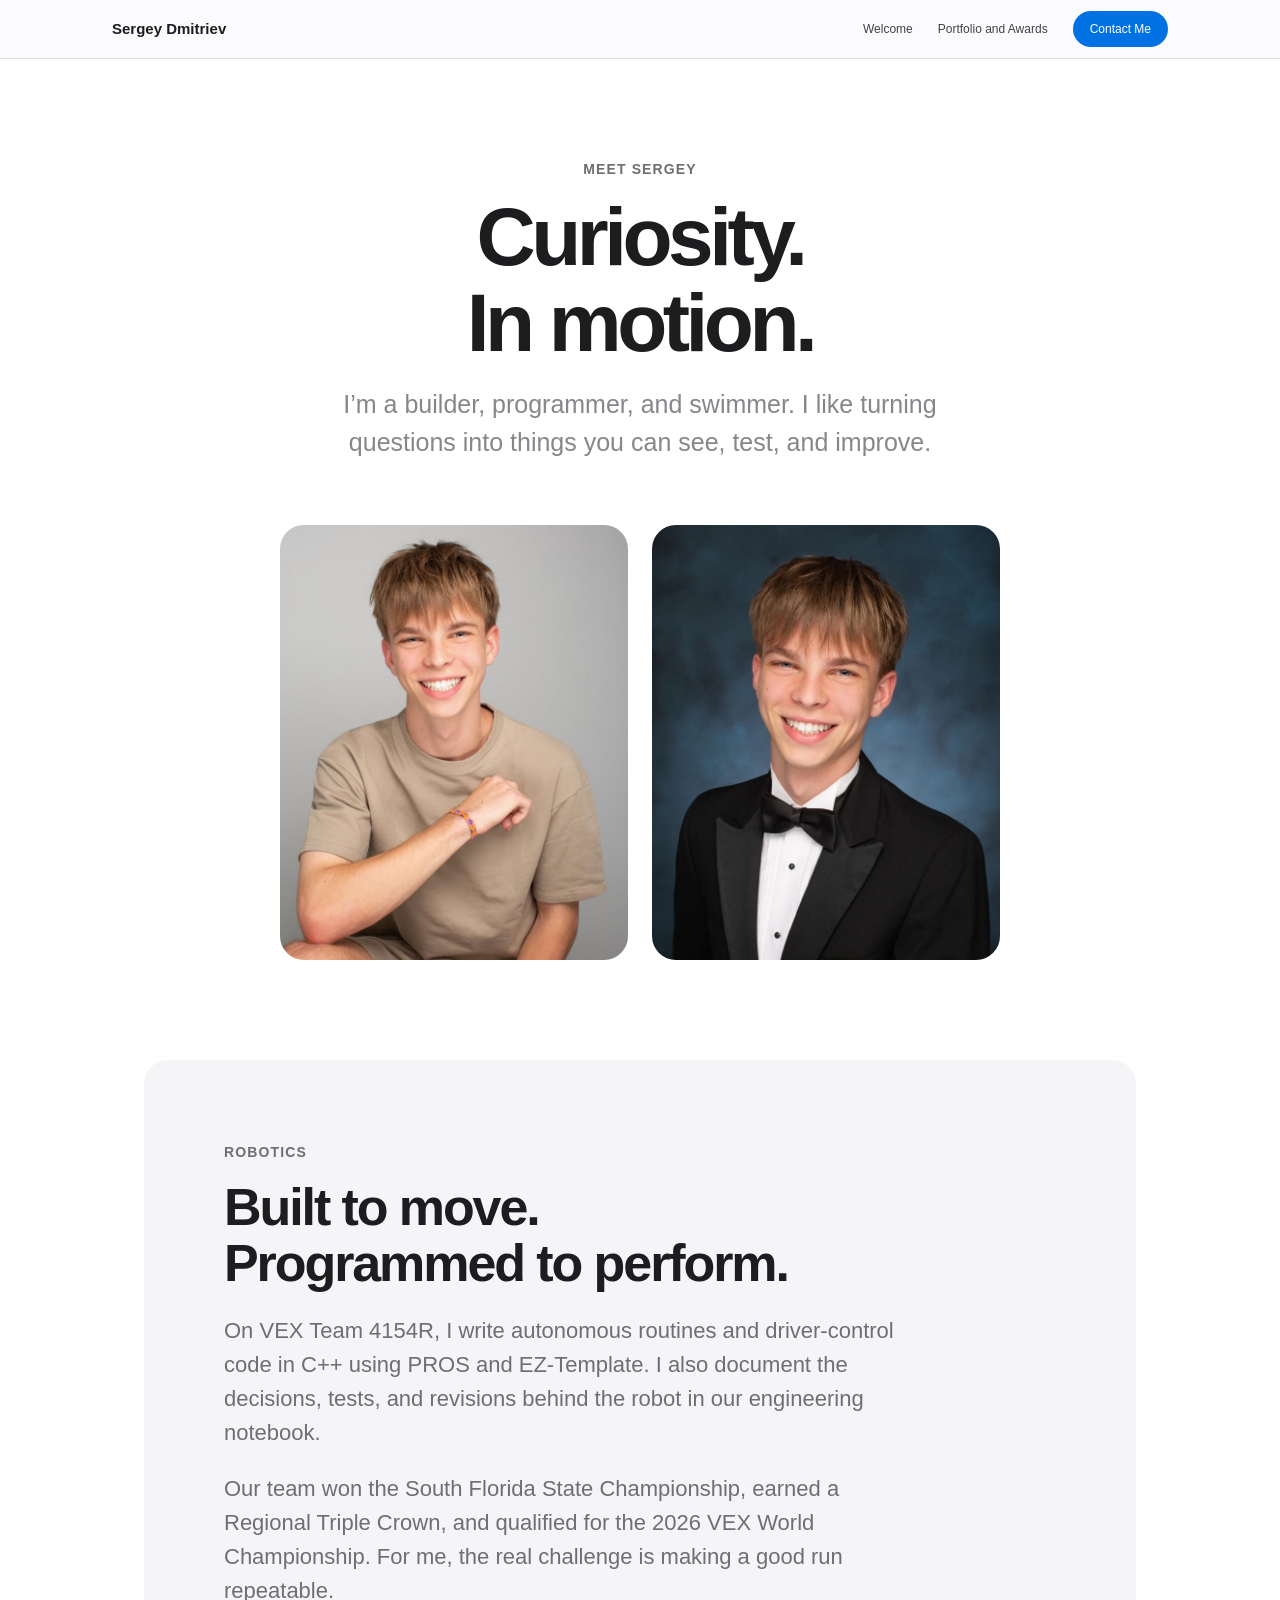
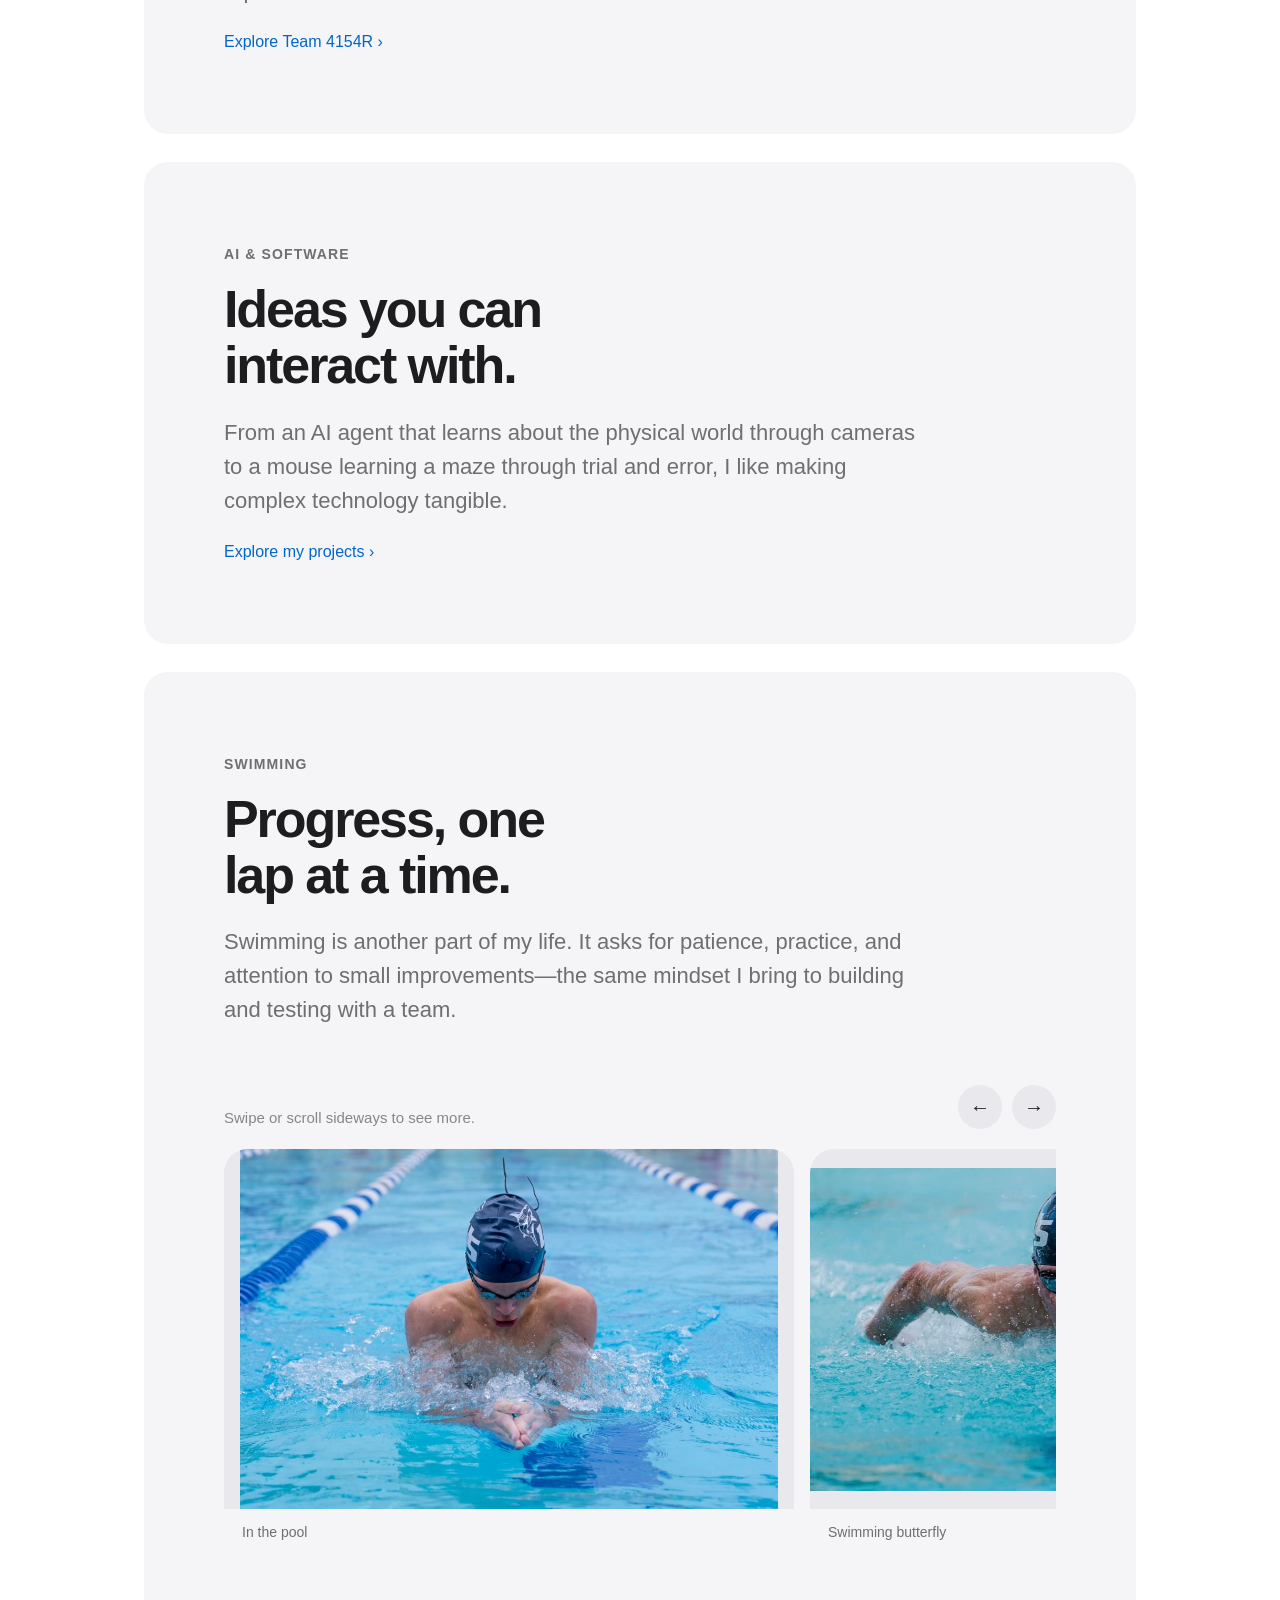
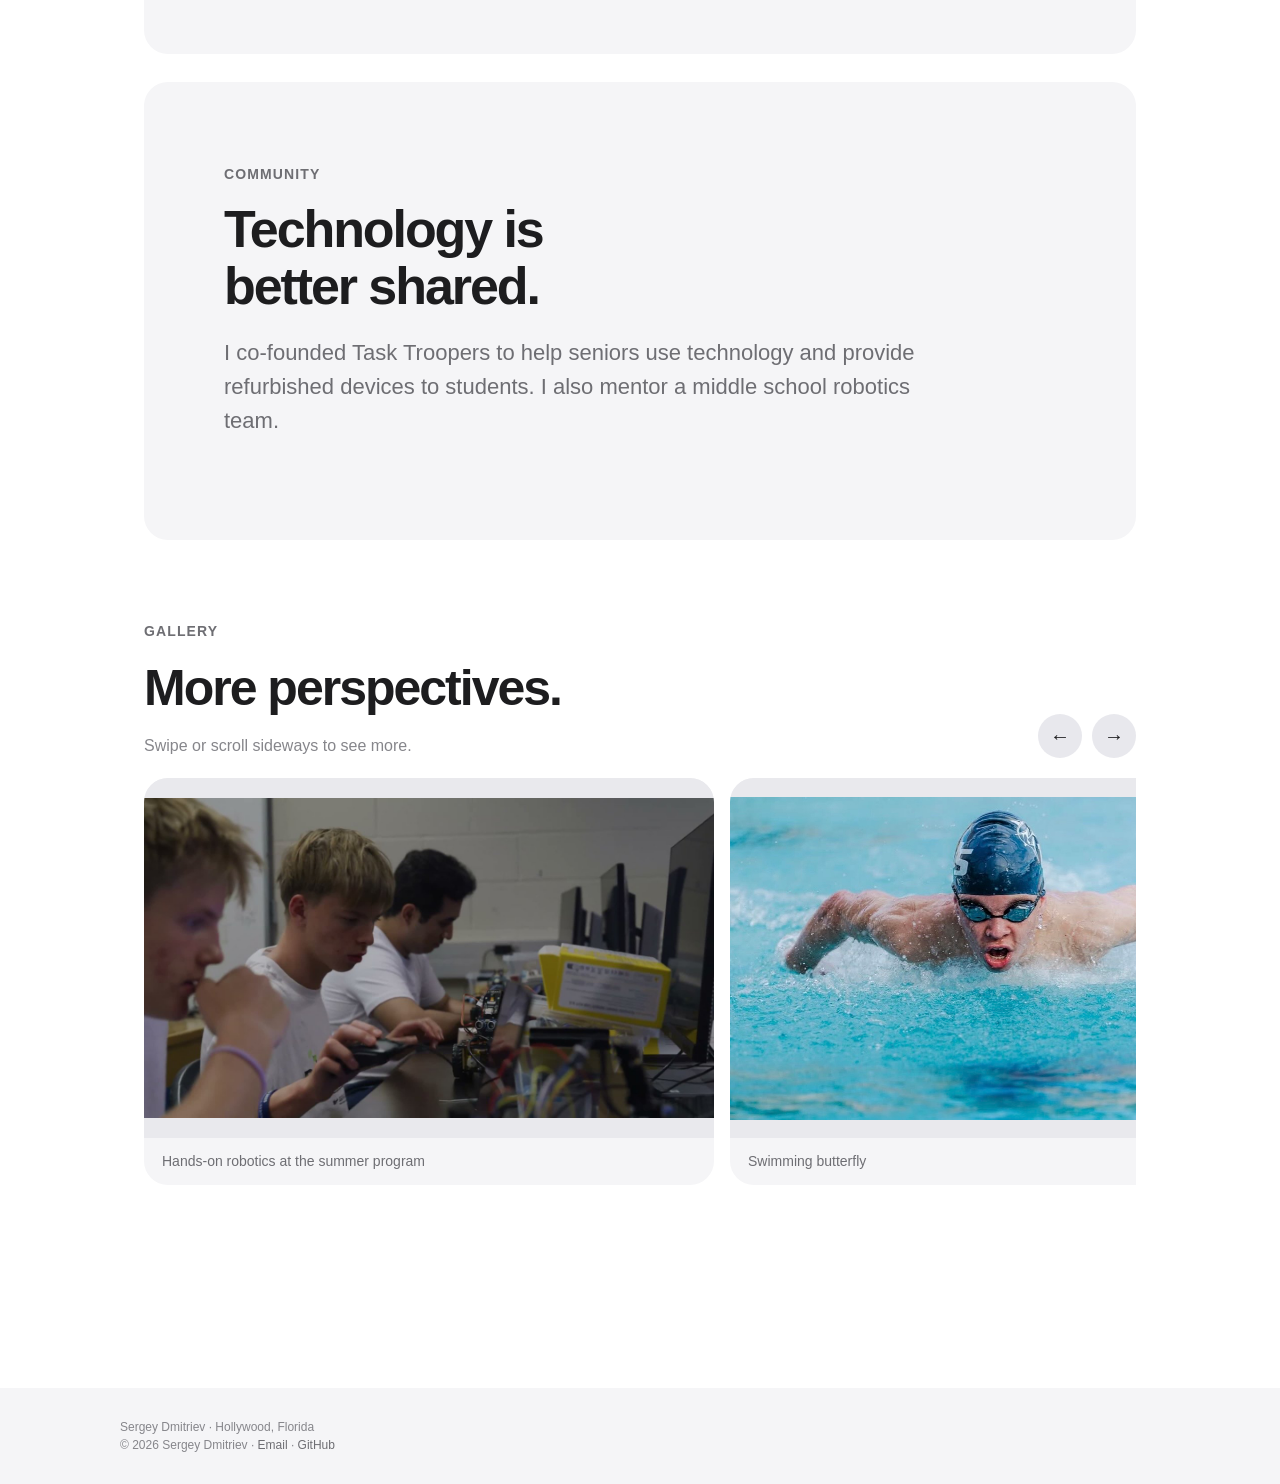
<file: website/about.html>
<!doctype html><html lang="en"><head><meta charset="utf-8"><meta name="viewport" content="width=device-width,initial-scale=1"><meta name="description" content="Sergey Dmitriev: robotics, AI, and projects built for the real world."><title>About — Sergey Dmitriev</title><link rel="stylesheet" href="style.css?v=20261028d"><script src="site.js" defer></script></head><body><header><nav aria-label="Main navigation"><a class="logo" href="index.html">Sergey Dmitriev</a><a href="index.html">Welcome</a><a href="portfolio.html">Portfolio and Awards</a><a class="pill" href="contact.html">Contact Me</a></nav></header><main><section class="hero about-hero"><div class="eyebrow">Meet Sergey</div><h1>Curiosity.<br>In motion.</h1><p>I’m a builder, programmer, and swimmer. I like turning questions into things you can see, test, and improve.</p><div class="about-portraits" aria-label="Portraits of Sergey Dmitriev"><figure><img src="images/portrait-casual.jpg" alt="Sergey Dmitriev in a casual portrait"></figure><figure><img src="images/portrait-formal.jpg" alt="Sergey Dmitriev in a formal portrait"></figure></div></section><div class="product-content about-story"><section class="feature reveal"><span class="eyebrow">Robotics</span><h2>Built to move.<br>Programmed to perform.</h2><p>On VEX Team 4154R, I write autonomous routines and driver-control code in C++ using PROS and EZ-Template. I also document the decisions, tests, and revisions behind the robot in our engineering notebook.</p><p>Our team won the South Florida State Championship, earned a Regional Triple Crown, and qualified for the 2026 VEX World Championship. For me, the real challenge is making a good run repeatable.</p><a href="team-4154r.html">Explore Team 4154R ›</a></section><section class="feature reveal"><span class="eyebrow">AI &amp; software</span><h2>Ideas you can<br>interact with.</h2><p>From an AI agent that learns about the physical world through cameras to a mouse learning a maze through trial and error, I like making complex technology tangible.</p><a href="portfolio.html">Explore my projects ›</a></section><section class="feature reveal"><span class="eyebrow">Swimming</span><h2>Progress, one<br>lap at a time.</h2><p>Swimming is another part of my life. It asks for patience, practice, and attention to small improvements—the same mindset I bring to building and testing with a team.</p><div class="gallery-section swim-gallery"><div class="gallery-heading"><div><p>Swipe or scroll sideways to see more.</p></div><div class="gallery-controls"><button type="button" data-scroll="-1" aria-label="Previous swimming photo">←</button><button type="button" data-scroll="1" aria-label="Next swimming photo">→</button></div></div><div class="gallery" tabindex="0" aria-label="Swimming photo gallery"><figure><img src="images/swim-breaststroke.jpg" alt="Sergey swimming breaststroke" loading="lazy"><figcaption>In the pool</figcaption></figure><figure><img src="images/swim-butterfly.jpg" alt="Sergey swimming butterfly" loading="lazy"><figcaption>Swimming butterfly</figcaption></figure><figure><img src="images/swim-freestyle.jpg" alt="Sergey swimming freestyle" loading="lazy"><figcaption>Training in the pool</figcaption></figure></div></div></section><section class="feature reveal"><span class="eyebrow">Community</span><h2>Technology is<br>better shared.</h2><p>I co-founded Task Troopers to help seniors use technology and provide refurbished devices to students. I also mentor a middle school robotics team.</p></section><section class="gallery-section reveal"><div class="gallery-heading"><div><span class="eyebrow">Gallery</span><h2>More perspectives.</h2><p>Swipe or scroll sideways to see more.</p></div><div class="gallery-controls"><button type="button" data-scroll="-1" aria-label="Previous photos">←</button><button type="button" data-scroll="1" aria-label="Next photos">→</button></div></div><div class="gallery" tabindex="0" aria-label="More about Sergey"><figure><img src="images/robotics-camp-poster.jpg" alt="Sergey working with robotics equipment at the summer program" loading="lazy"><figcaption>Hands-on robotics at the summer program</figcaption></figure><figure><img src="images/swim-butterfly.jpg" alt="Sergey swimming butterfly" loading="lazy"><figcaption>Swimming butterfly</figcaption></figure><figure><img src="images/robotics-work.jpg" alt="Sergey working on a VEX robot with a teammate" loading="lazy"><figcaption>Working on the robot with a teammate</figcaption></figure><figure><img src="images/hackathon-02.jpg" alt="Sergey and teammates working during the AI hackathon" loading="lazy"><figcaption>Building with the team at the AI hackathon</figcaption></figure><figure><img src="images/swim-freestyle.jpg" alt="Sergey swimming freestyle" loading="lazy"><figcaption>Training in the pool</figcaption></figure></div></section></div></main><footer><div>Sergey Dmitriev · Hollywood, Florida<br>© 2026 Sergey Dmitriev · <a href="mailto:sd2009main@gmail.com">Email</a> · <a href="https://github.com/serjdmitri">GitHub</a></div></footer></body></html>
</file>
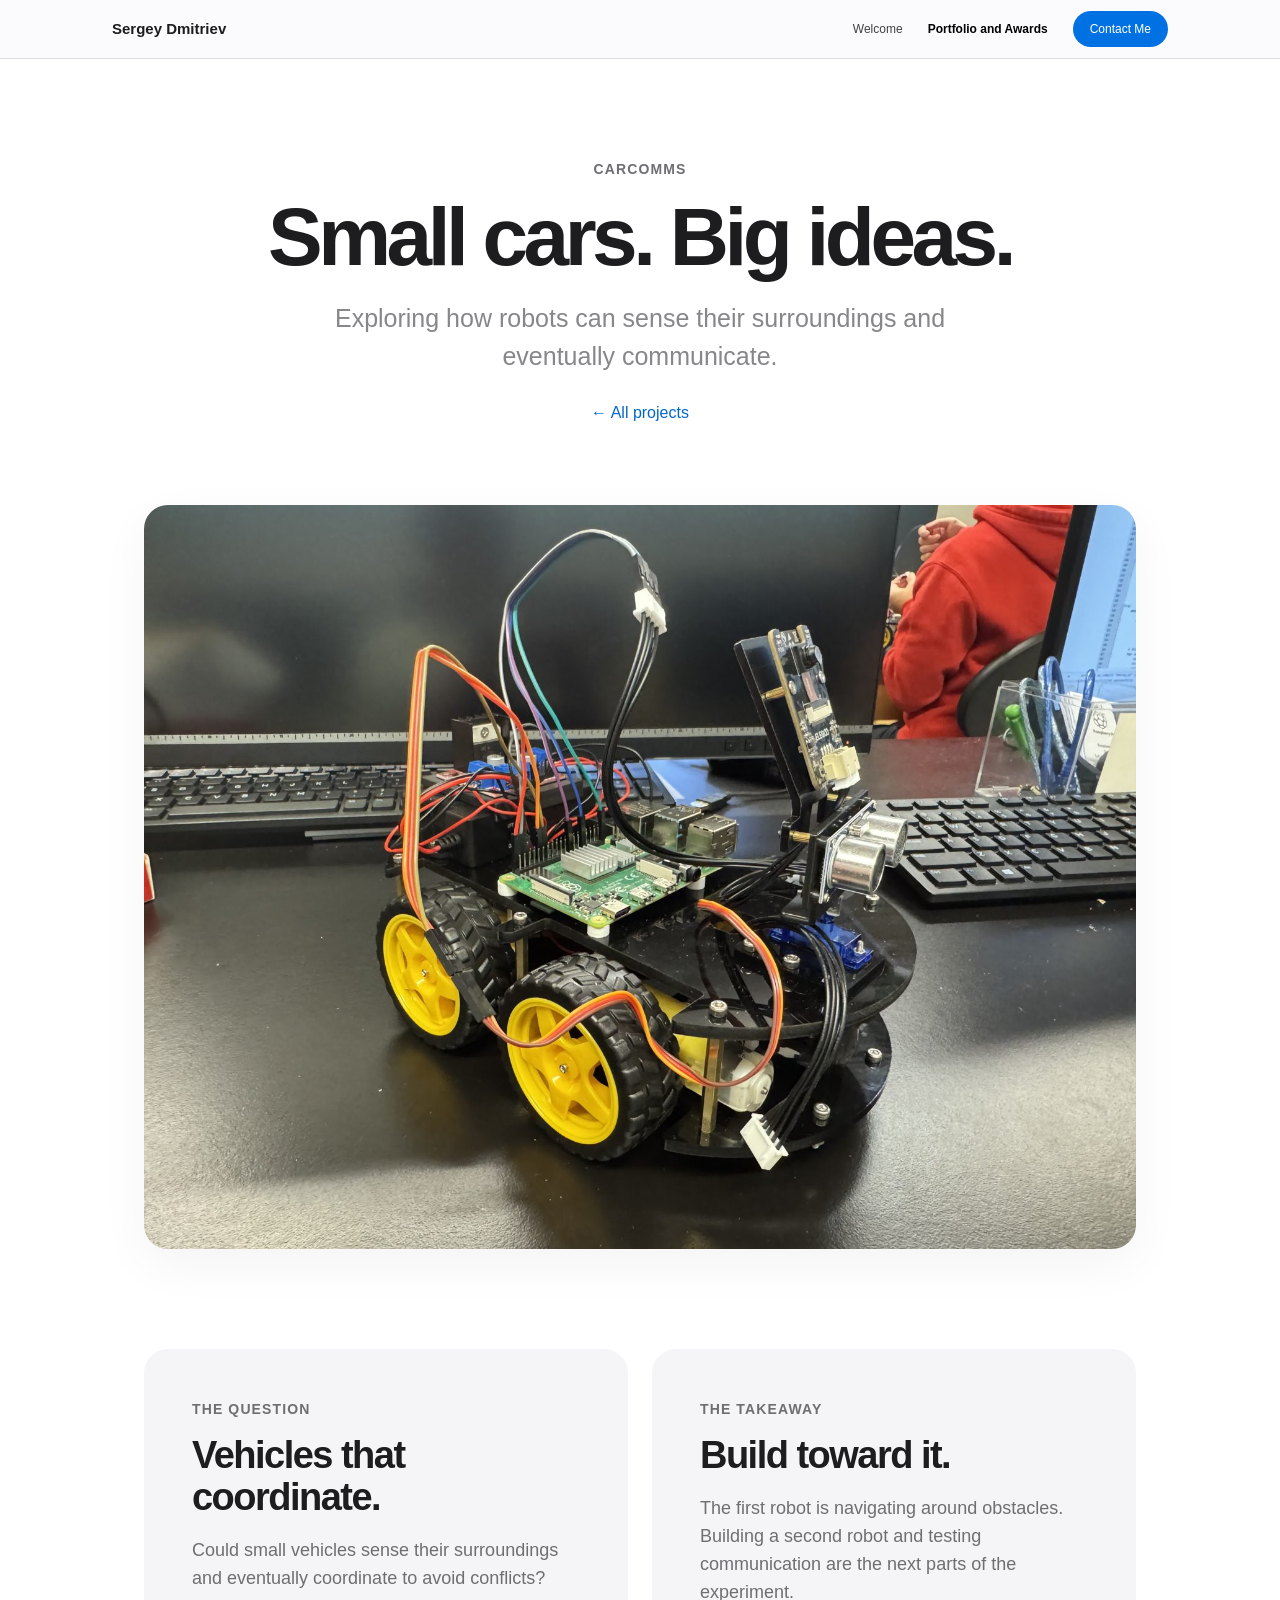
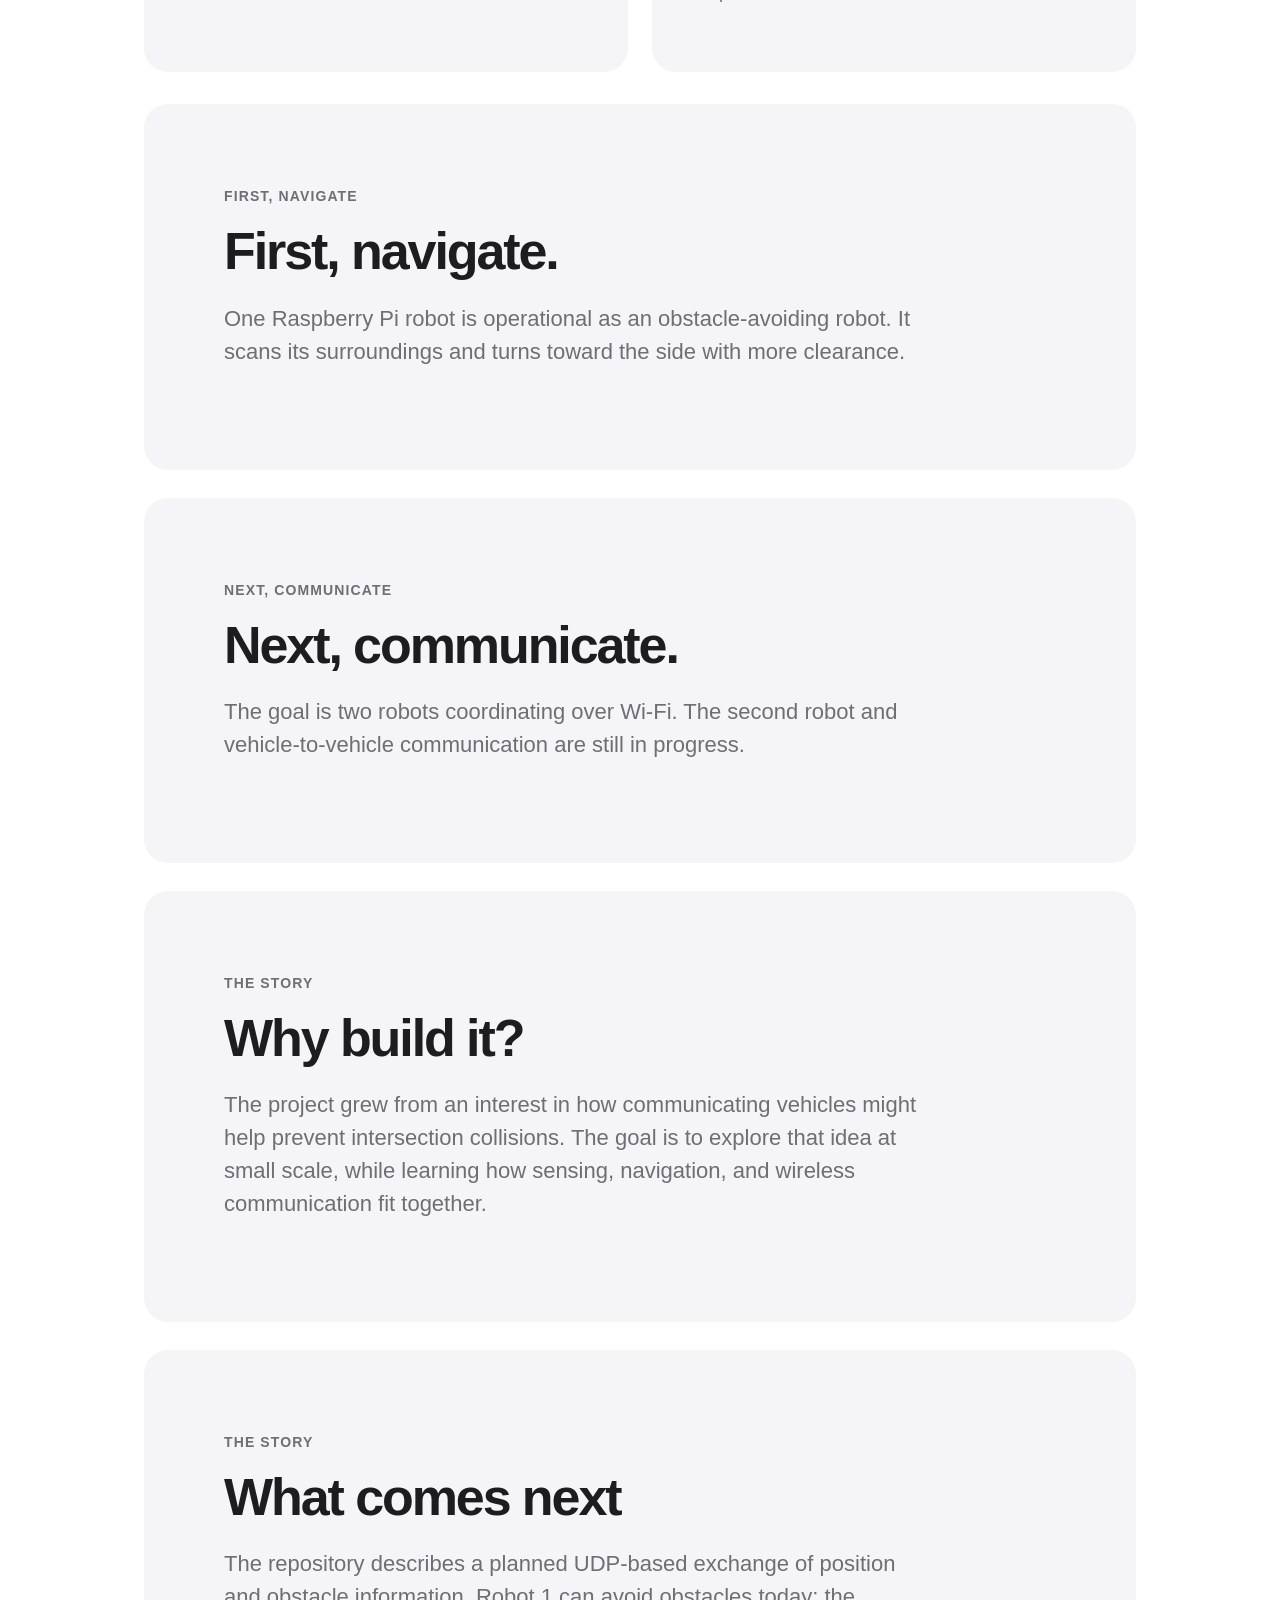
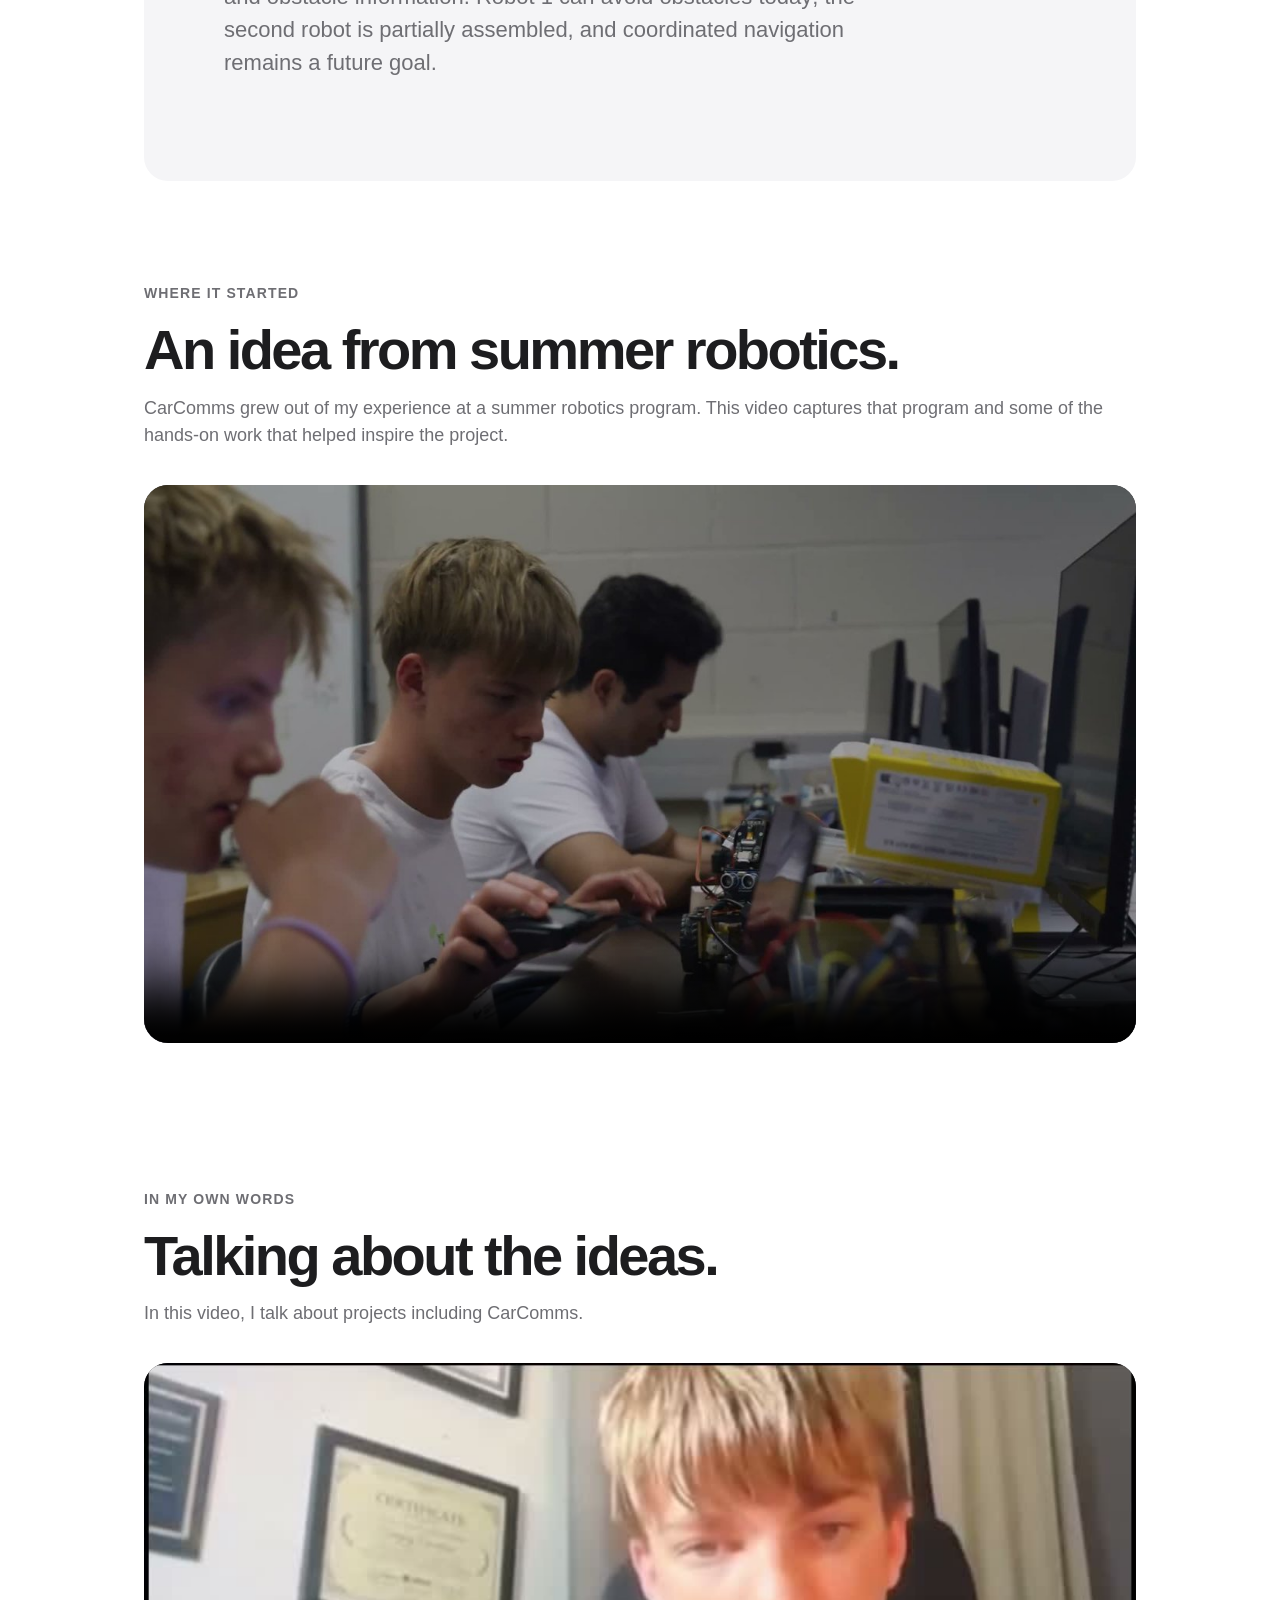
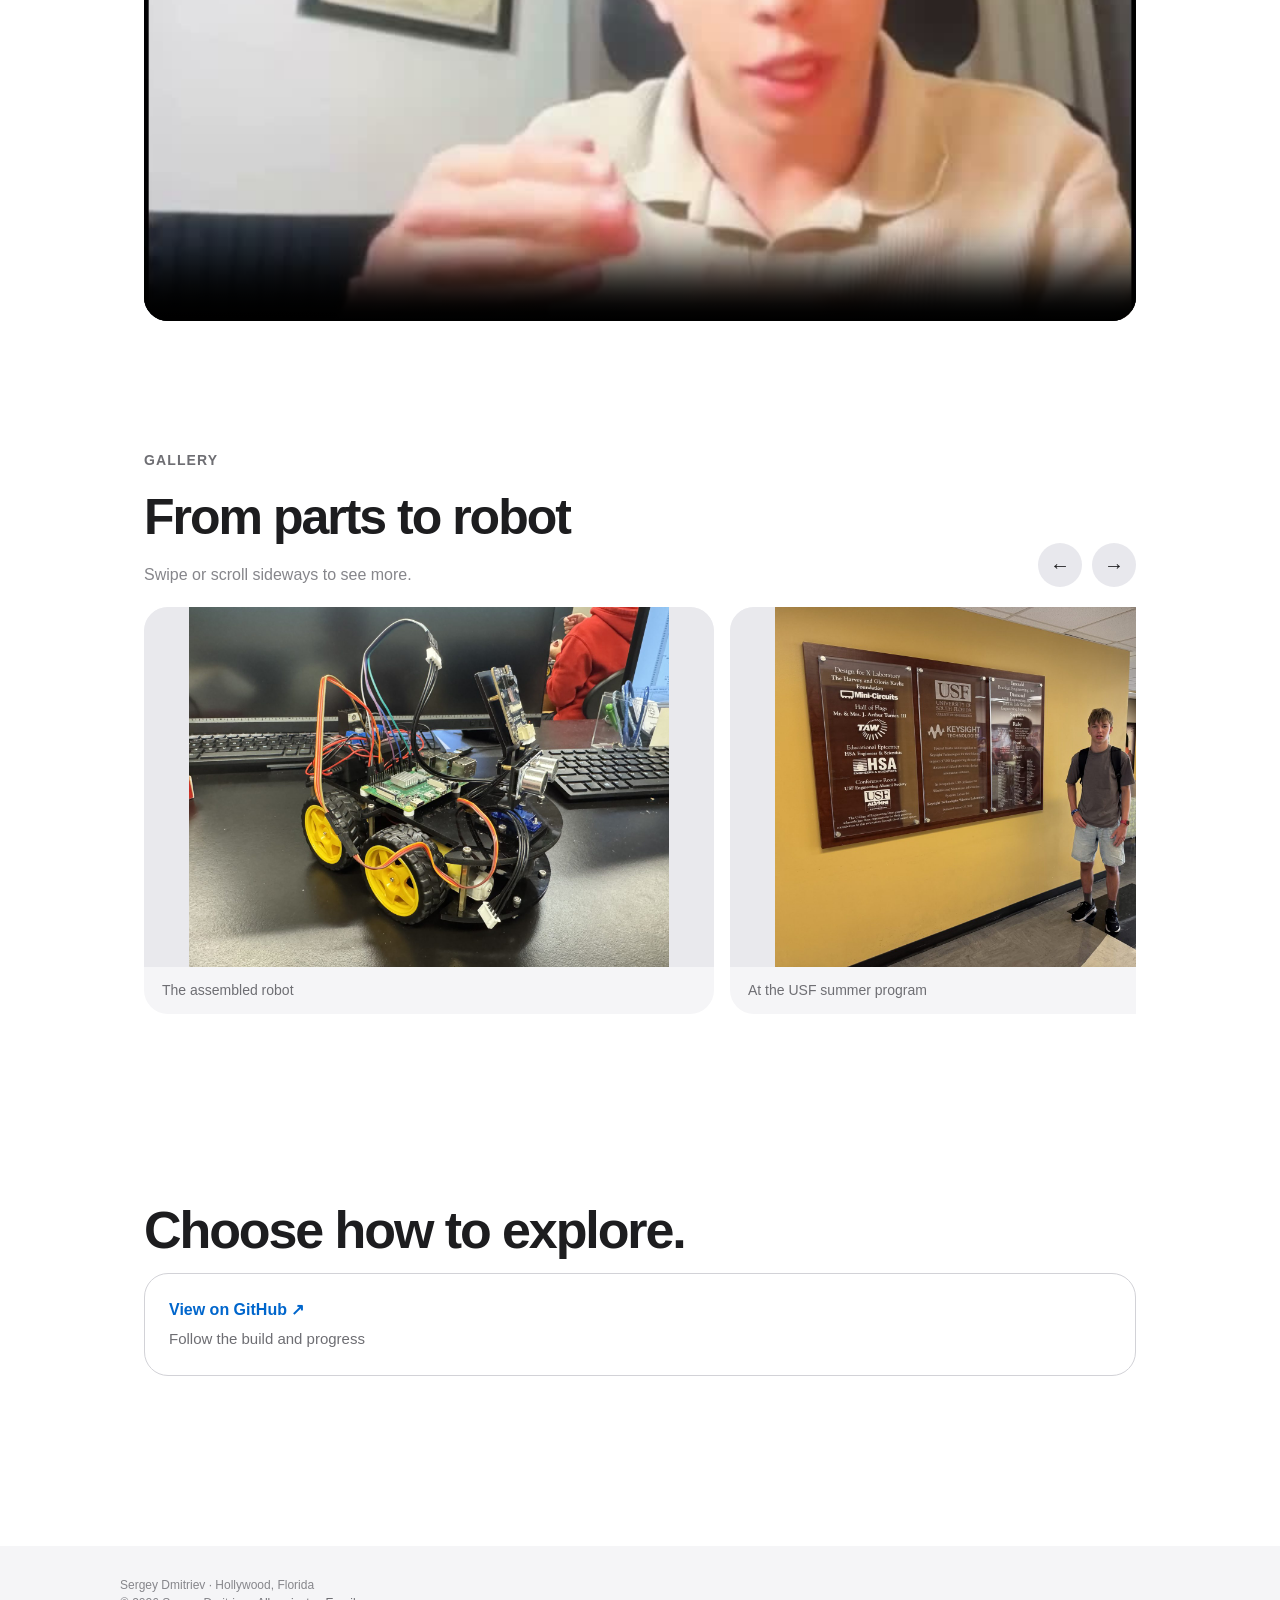
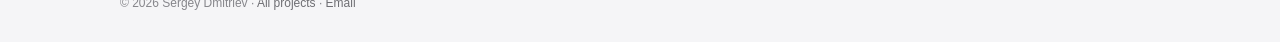
<file: website/carcomms.html>
<!doctype html><html lang="en"><head><meta charset="utf-8"><meta name="viewport" content="width=device-width,initial-scale=1"><title>CarComms — Sergey Dmitriev</title><link rel="stylesheet" href="style.css?v=20261028d"><script src="site.js" defer></script></head><body><header><nav aria-label="Main navigation"><a class="logo" href="index.html">Sergey Dmitriev</a><a href="index.html">Welcome</a><a href="portfolio.html" aria-current="page">Portfolio and Awards</a><a class="pill" href="contact.html">Contact Me</a></nav></header><main><section class="hero product-hero"><div class="eyebrow">CarComms</div><h1>Small cars. Big ideas.</h1><p>Exploring how robots can sense their surroundings and eventually communicate.</p><a href="portfolio.html">← All projects</a></section><div class="product-content"><figure class="product-image reveal"><img src="images/carcomms.jpg" alt="CarComms project" loading="eager"></figure><section class="story-pair reveal"><div><span class="eyebrow">The question</span><h2>Vehicles that coordinate.</h2><p>Could small vehicles sense their surroundings and eventually coordinate to avoid conflicts?</p></div><div><span class="eyebrow">The takeaway</span><h2>Build toward it.</h2><p>The first robot is navigating around obstacles. Building a second robot and testing communication are the next parts of the experiment.</p></div></section><section class="feature reveal"><span class="eyebrow">First, navigate</span><h2>First, navigate.</h2><p>One Raspberry Pi robot is operational as an obstacle-avoiding robot. It scans its surroundings and turns toward the side with more clearance.</p></section><section class="feature reveal"><span class="eyebrow">Next, communicate</span><h2>Next, communicate.</h2><p>The goal is two robots coordinating over Wi-Fi. The second robot and vehicle-to-vehicle communication are still in progress.</p></section><section class="feature reveal"><span class="eyebrow">The story</span><h2>Why build it?</h2><p>The project grew from an interest in how communicating vehicles might help prevent intersection collisions. The goal is to explore that idea at small scale, while learning how sensing, navigation, and wireless communication fit together.</p></section><section class="feature reveal"><span class="eyebrow">The story</span><h2>What comes next</h2><p>The repository describes a planned UDP-based exchange of position and obstacle information. Robot 1 can avoid obstacles today; the second robot is partially assembled, and coordinated navigation remains a future goal.</p></section><section class="talk-project reveal"><span class="eyebrow">Where it started</span><h2>An idea from summer robotics.</h2><p>CarComms grew out of my experience at a summer robotics program. This video captures that program and some of the hands-on work that helped inspire the project.</p><div class="video-frame"><video controls playsinline preload="none" poster="images/robotics-camp-poster.jpg" aria-label="Robotics summer program video"><source src="videos/robotics-summer-program.mp4" type="video/mp4">Your browser does not support video playback.</video></div></section><section class="talk-project reveal"><span class="eyebrow">In my own words</span><h2>Talking about the ideas.</h2><p>In this video, I talk about projects including CarComms.</p><div class="video-frame"><video controls playsinline preload="none" poster="images/project-talk-poster.jpg" aria-label="Sergey talks about his projects"><source src="videos/sergey-project-talk.mp4" type="video/mp4">Your browser does not support video playback.</video></div></section><section class="gallery-section reveal"><div class="gallery-heading"><div><span class="eyebrow">Gallery</span><h2>From parts to robot</h2><p>Swipe or scroll sideways to see more.</p></div><div class="gallery-controls"><button type="button" data-scroll="-1" aria-label="Previous photos">←</button><button type="button" data-scroll="1" aria-label="Next photos">→</button></div></div><div class="gallery" tabindex="0" aria-label="From parts to robot photo gallery"><figure><img src="images/photo-8986.jpg" alt="The assembled robot" loading="lazy"><figcaption>The assembled robot</figcaption></figure><figure><img src="images/photo-8856.jpg" alt="At the USF summer program" loading="lazy"><figcaption>At the USF summer program</figcaption></figure><figure><img src="images/photo-8988.jpg" alt="A closer look at the electronics" loading="lazy"><figcaption>A closer look at the electronics</figcaption></figure><figure><img src="images/photo-8945.jpg" alt="Writing and testing code" loading="lazy"><figcaption>Writing and testing code</figcaption></figure><figure><img src="images/photo-8987.jpg" alt="Another view of the robot" loading="lazy"><figcaption>Another view of the robot</figcaption></figure><figure><img src="images/photo-8962.jpg" alt="Starting with chassis components" loading="lazy"><figcaption>Starting with chassis components</figcaption></figure><figure><img src="images/photo-8922.jpg" alt="Raspberry Pi hardware" loading="lazy"><figcaption>Raspberry Pi hardware</figcaption></figure></div></section><section class="choices reveal"><h2>Choose how to explore.</h2><div class="option-grid"><a class="option" href="https://github.com/serjdmitri/CarComms" target="_blank" rel="noopener"><strong>View on GitHub ↗</strong><span>Follow the build and progress</span></a></div></section></div></main><footer><div>Sergey Dmitriev · Hollywood, Florida<br>© 2026 Sergey Dmitriev · <a href="portfolio.html">All projects</a> · <a href="mailto:sd2009main@gmail.com">Email</a></div></footer></body></html>
</file>
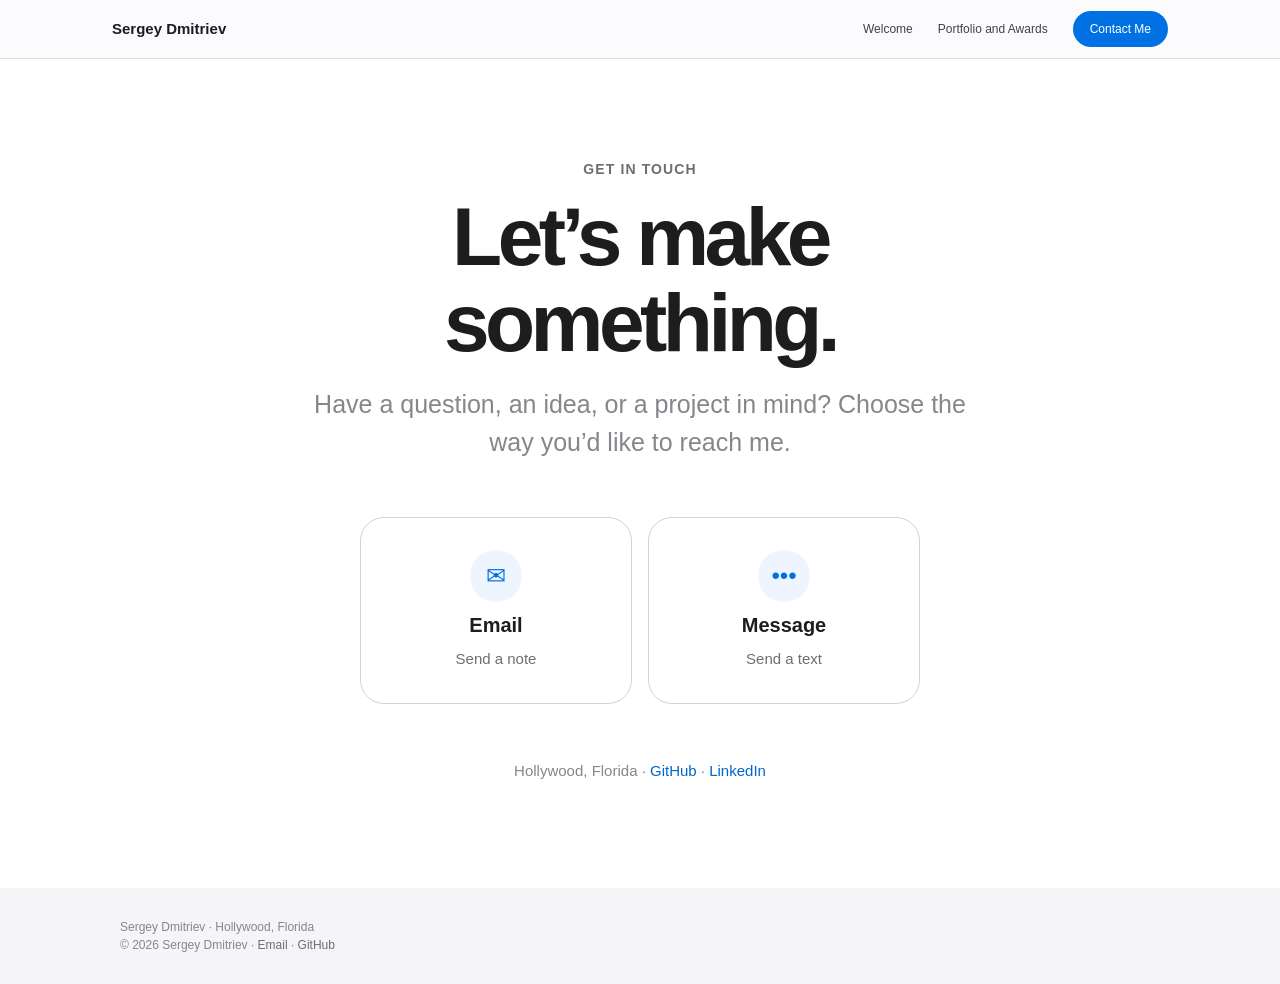
<file: website/contact.html>
<!doctype html><html lang="en"><head><meta charset="utf-8"><meta name="viewport" content="width=device-width,initial-scale=1"><meta name="description" content="Sergey Dmitriev: robotics, AI, and projects built for the real world."><title>Contact — Sergey Dmitriev</title><link rel="stylesheet" href="style.css?v=20261028d"><script src="site.js" defer></script></head><body><header><nav aria-label="Main navigation"><a class="logo" href="index.html">Sergey Dmitriev</a><a href="index.html">Welcome</a><a href="portfolio.html">Portfolio and Awards</a><a class="pill" href="contact.html">Contact Me</a></nav></header><main><section class="hero contact"><div class="eyebrow">Get in touch</div><h1>Let’s make<br>something.</h1><p>Have a question, an idea, or a project in mind? Choose the way you’d like to reach me.</p><div class="contact-options"><a class="contact-option" href="mailto:sd2009main@gmail.com"><span class="contact-icon" aria-hidden="true">✉</span><strong>Email</strong><span>Send a note</span></a><a class="contact-option" href="sms:+13056761343"><span class="contact-icon" aria-hidden="true">•••</span><strong>Message</strong><span>Send a text</span></a></div><p class="contact-meta">Hollywood, Florida · <a href="https://github.com/serjdmitri">GitHub</a> · <a href="https://www.linkedin.com/in/sergey-dmitriev-a94a30357">LinkedIn</a></p></section></main><footer><div>Sergey Dmitriev · Hollywood, Florida<br>© 2026 Sergey Dmitriev · <a href="mailto:sd2009main@gmail.com">Email</a> · <a href="https://github.com/serjdmitri">GitHub</a></div></footer></body></html>
</file>
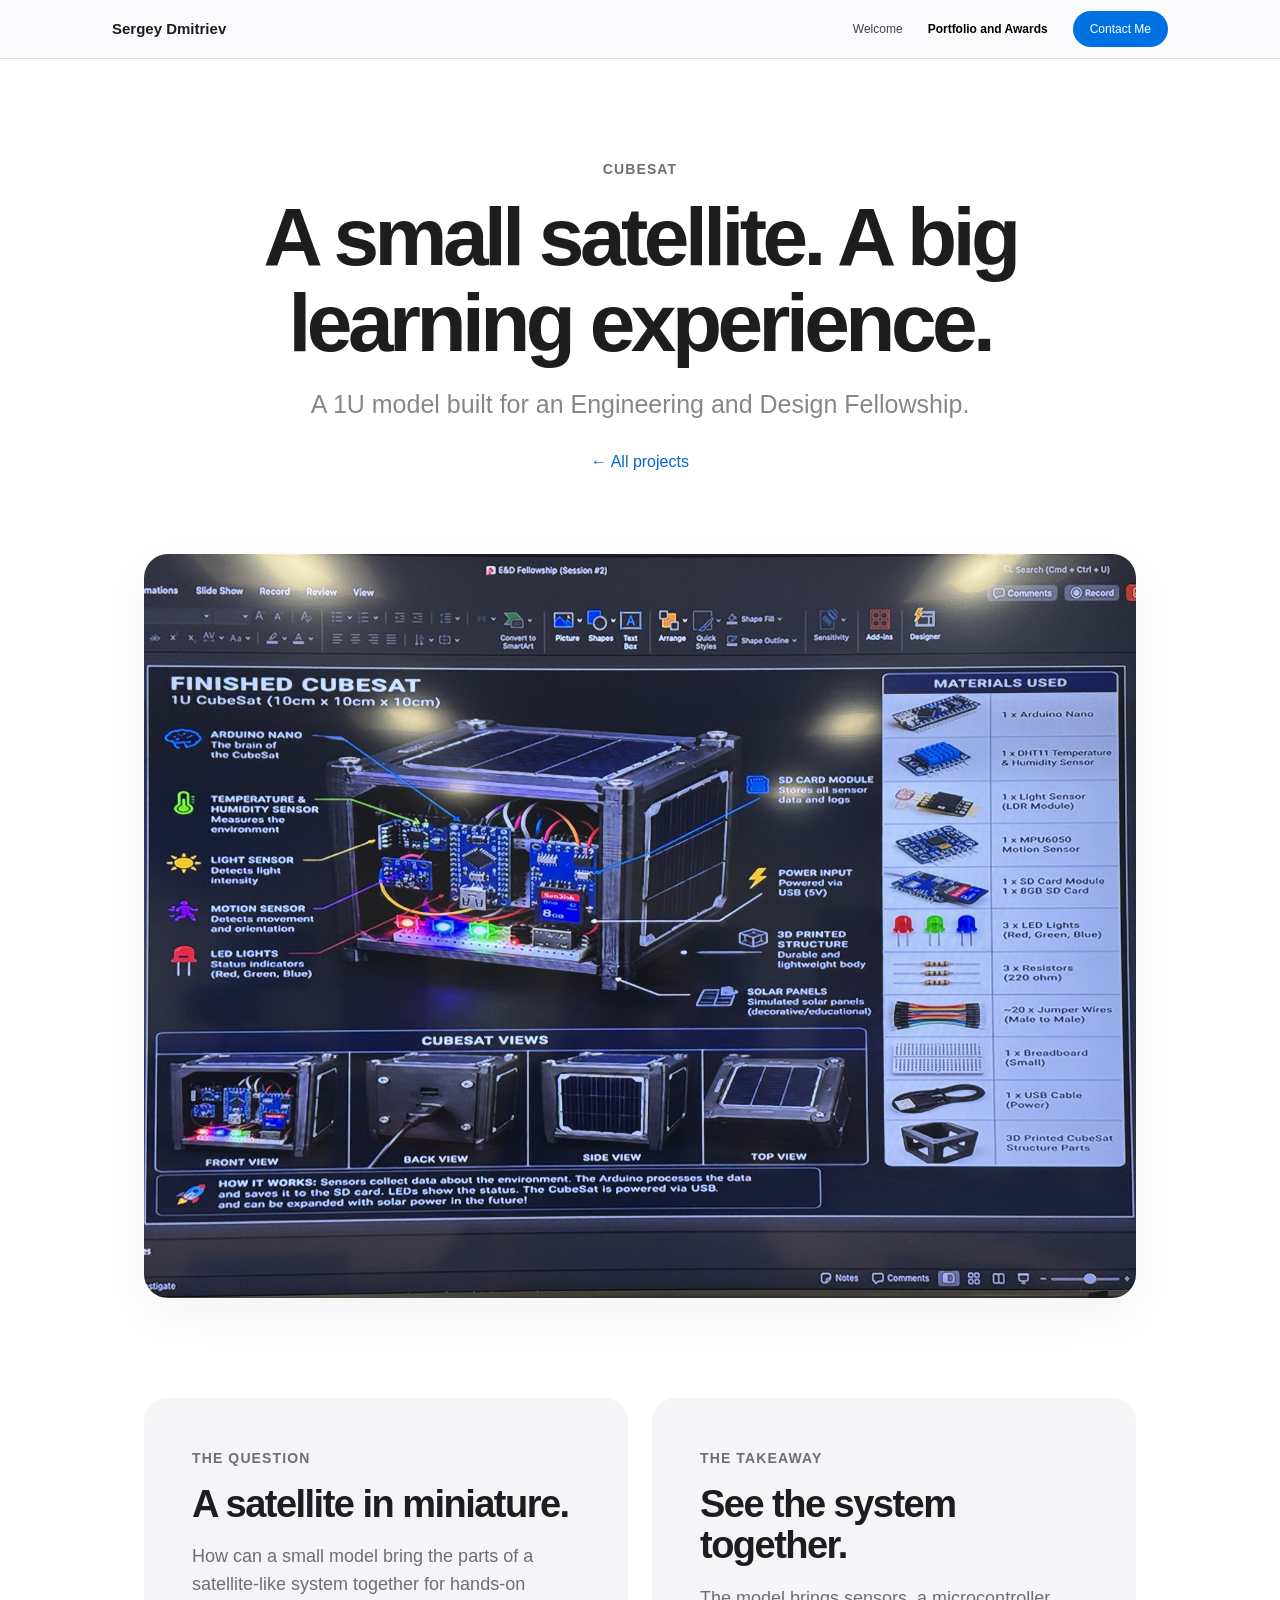
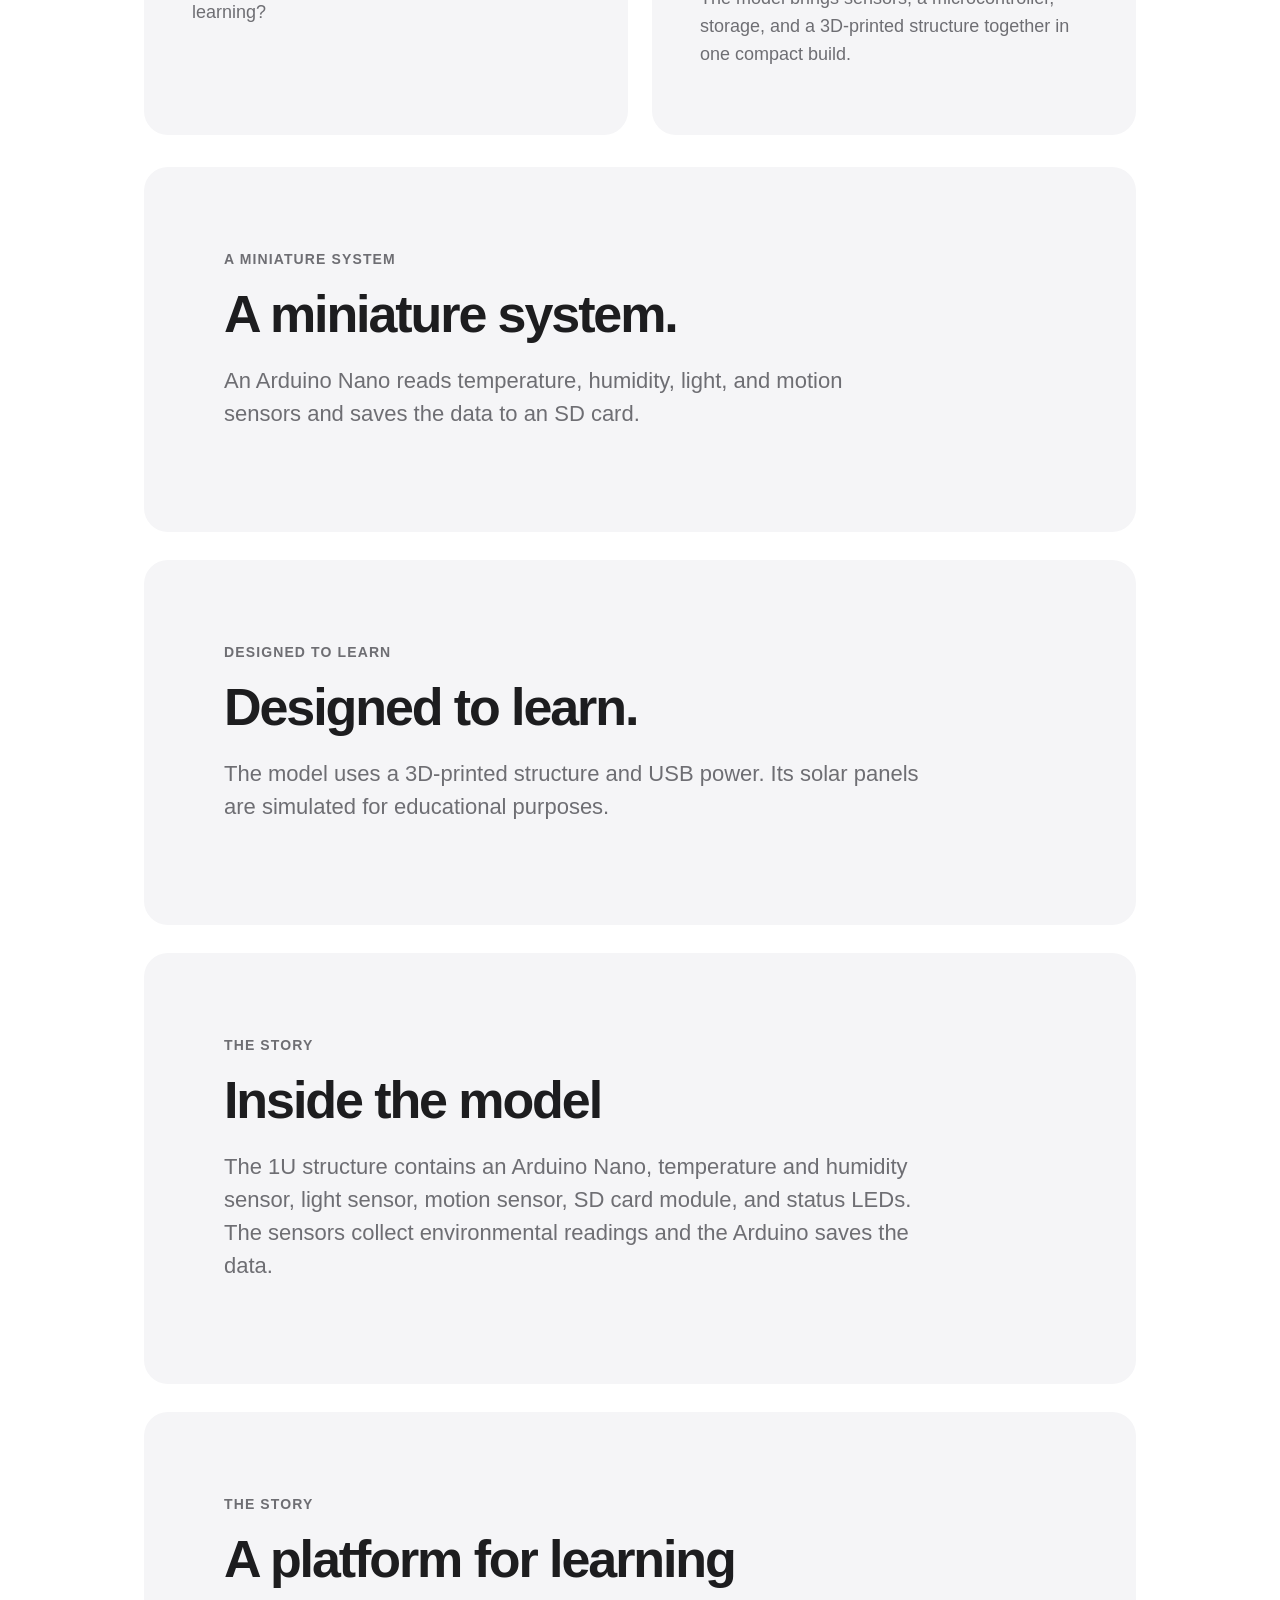
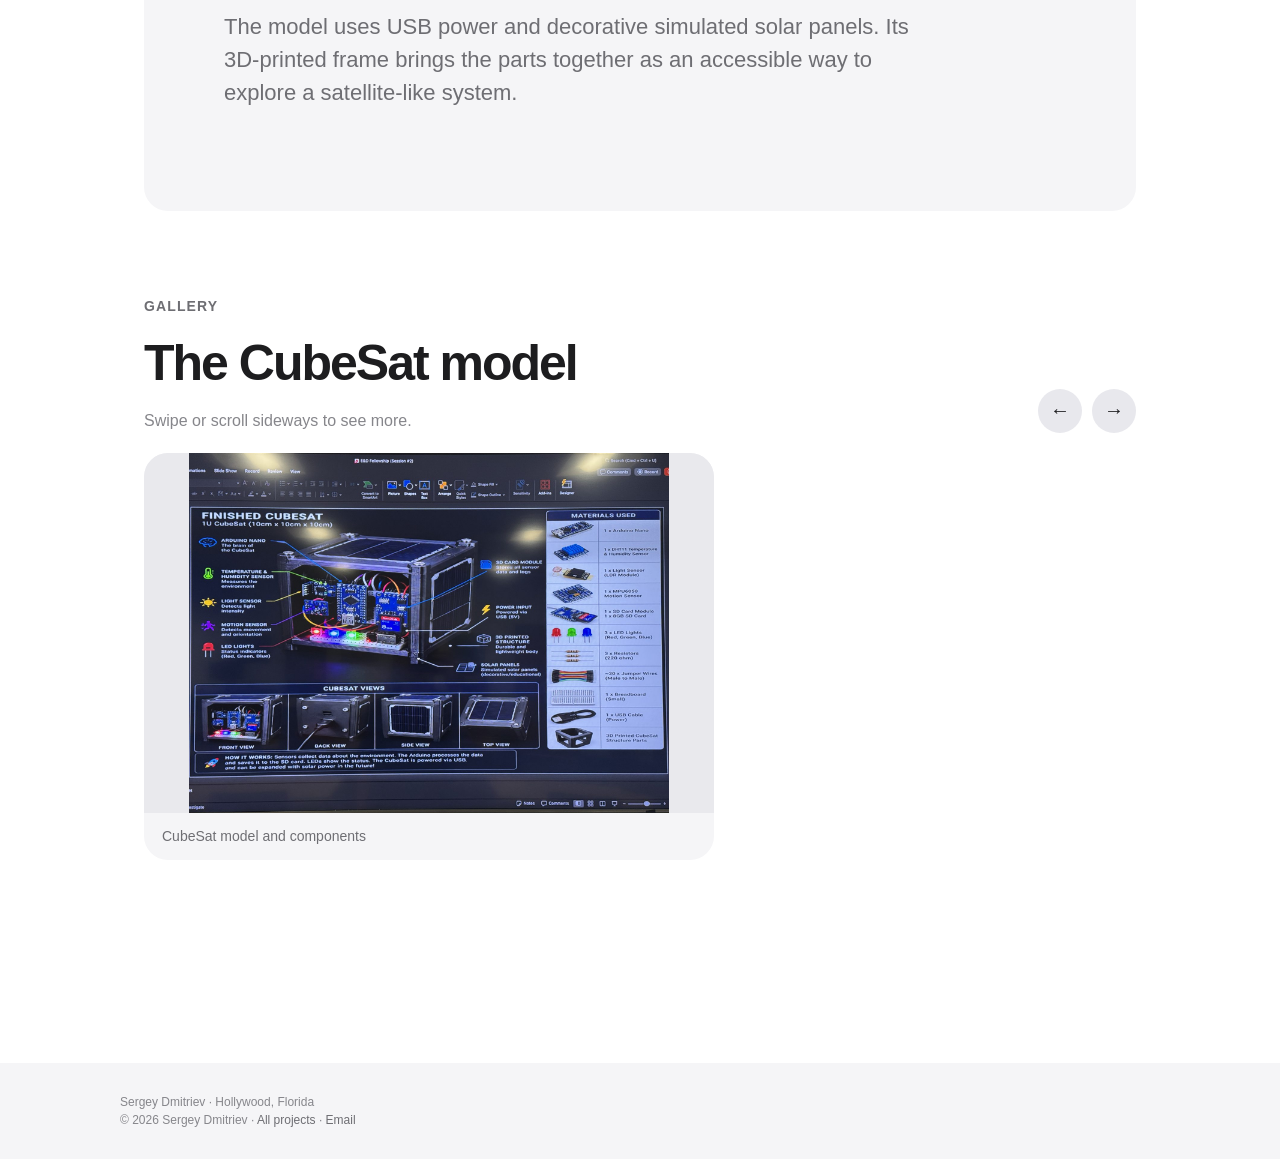
<file: website/cubesat.html>
<!doctype html><html lang="en"><head><meta charset="utf-8"><meta name="viewport" content="width=device-width,initial-scale=1"><title>CubeSat — Sergey Dmitriev</title><link rel="stylesheet" href="style.css?v=20261028d"><script src="site.js" defer></script></head><body><header><nav aria-label="Main navigation"><a class="logo" href="index.html">Sergey Dmitriev</a><a href="index.html">Welcome</a><a href="portfolio.html" aria-current="page">Portfolio and Awards</a><a class="pill" href="contact.html">Contact Me</a></nav></header><main><section class="hero product-hero"><div class="eyebrow">CubeSat</div><h1>A small satellite. A big learning experience.</h1><p>A 1U model built for an Engineering and Design Fellowship.</p><a href="portfolio.html">← All projects</a></section><div class="product-content"><figure class="product-image reveal"><img src="images/cubesat.jpg" alt="CubeSat project" loading="eager"></figure><section class="story-pair reveal"><div><span class="eyebrow">The question</span><h2>A satellite in miniature.</h2><p>How can a small model bring the parts of a satellite-like system together for hands-on learning?</p></div><div><span class="eyebrow">The takeaway</span><h2>See the system together.</h2><p>The model brings sensors, a microcontroller, storage, and a 3D-printed structure together in one compact build.</p></div></section><section class="feature reveal"><span class="eyebrow">A miniature system</span><h2>A miniature system.</h2><p>An Arduino Nano reads temperature, humidity, light, and motion sensors and saves the data to an SD card.</p></section><section class="feature reveal"><span class="eyebrow">Designed to learn</span><h2>Designed to learn.</h2><p>The model uses a 3D-printed structure and USB power. Its solar panels are simulated for educational purposes.</p></section><section class="feature reveal"><span class="eyebrow">The story</span><h2>Inside the model</h2><p>The 1U structure contains an Arduino Nano, temperature and humidity sensor, light sensor, motion sensor, SD card module, and status LEDs. The sensors collect environmental readings and the Arduino saves the data.</p></section><section class="feature reveal"><span class="eyebrow">The story</span><h2>A platform for learning</h2><p>The model uses USB power and decorative simulated solar panels. Its 3D-printed frame brings the parts together as an accessible way to explore a satellite-like system.</p></section><section class="gallery-section reveal"><div class="gallery-heading"><div><span class="eyebrow">Gallery</span><h2>The CubeSat model</h2><p>Swipe or scroll sideways to see more.</p></div><div class="gallery-controls"><button type="button" data-scroll="-1" aria-label="Previous photos">←</button><button type="button" data-scroll="1" aria-label="Next photos">→</button></div></div><div class="gallery" tabindex="0" aria-label="The CubeSat model photo gallery"><figure><img src="images/cubesat.jpg" alt="CubeSat model and components" loading="lazy"><figcaption>CubeSat model and components</figcaption></figure></div></section></div></main><footer><div>Sergey Dmitriev · Hollywood, Florida<br>© 2026 Sergey Dmitriev · <a href="portfolio.html">All projects</a> · <a href="mailto:sd2009main@gmail.com">Email</a></div></footer></body></html>
</file>
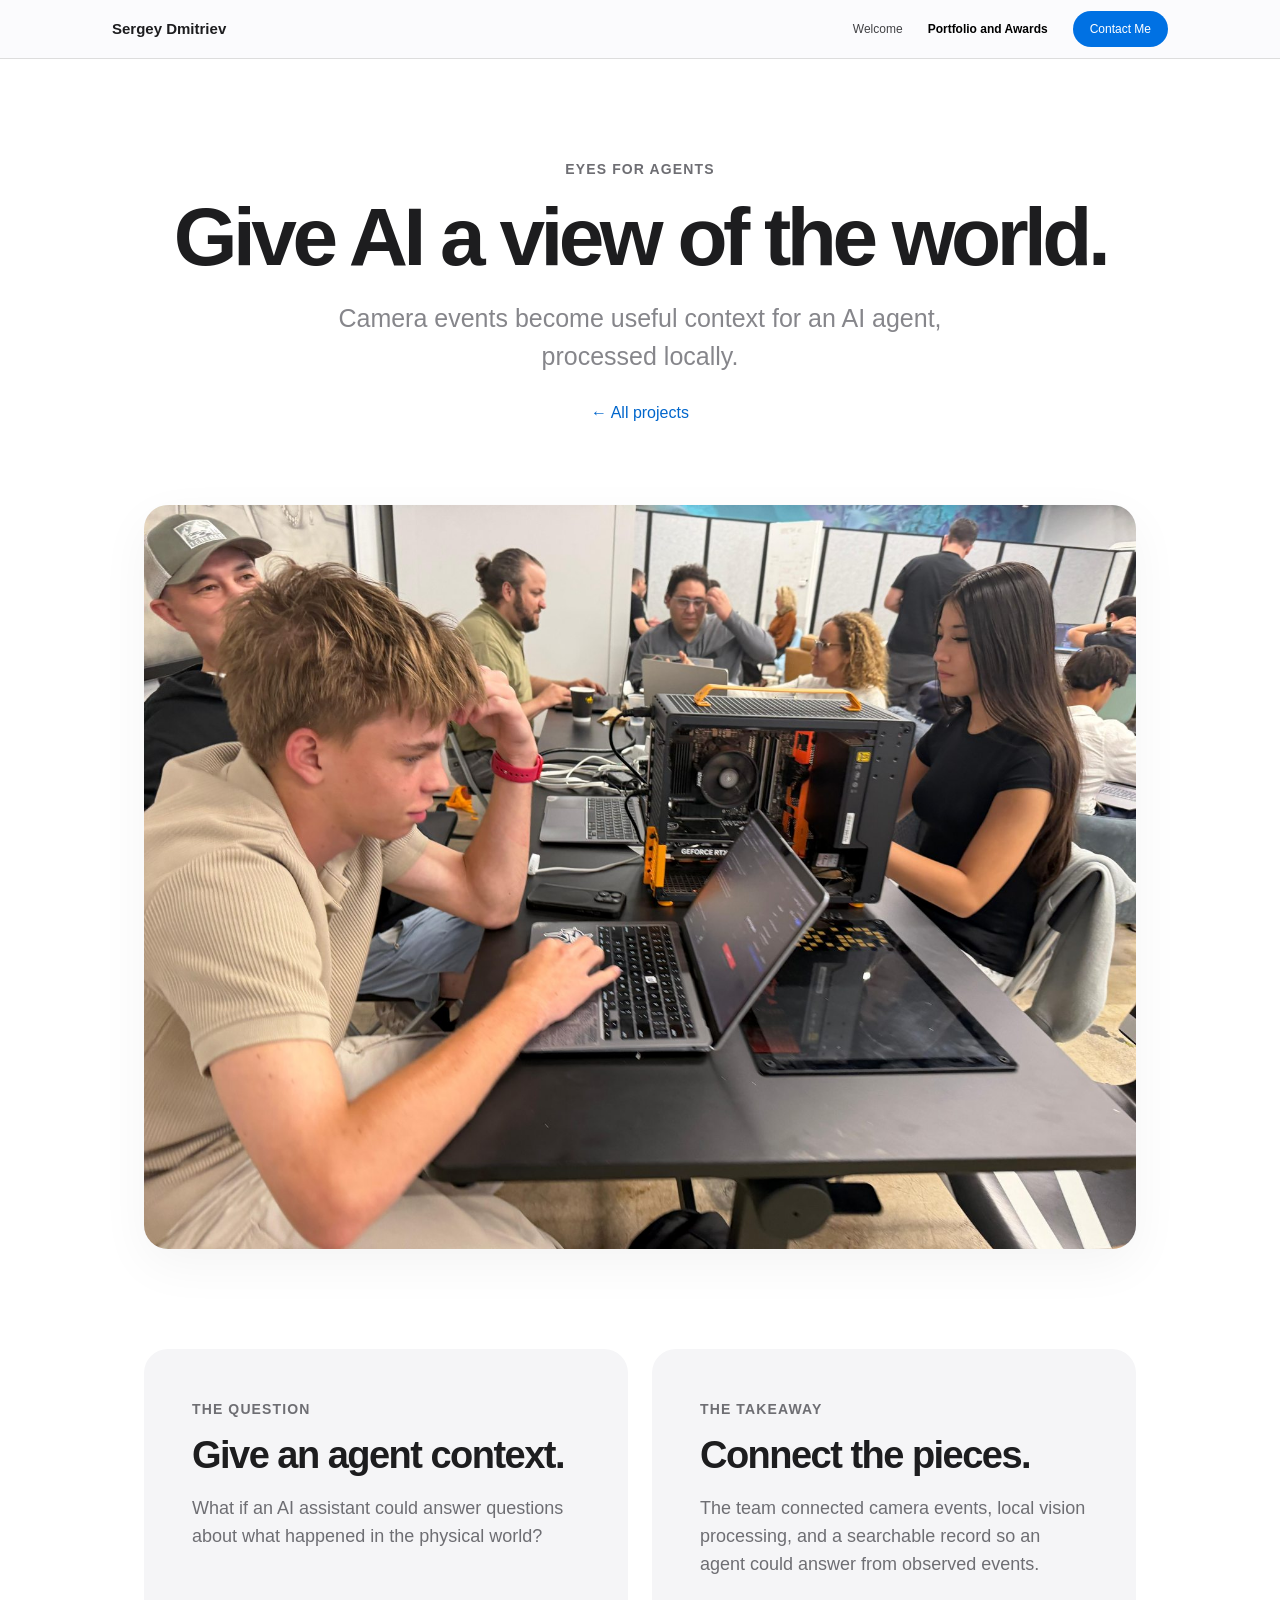
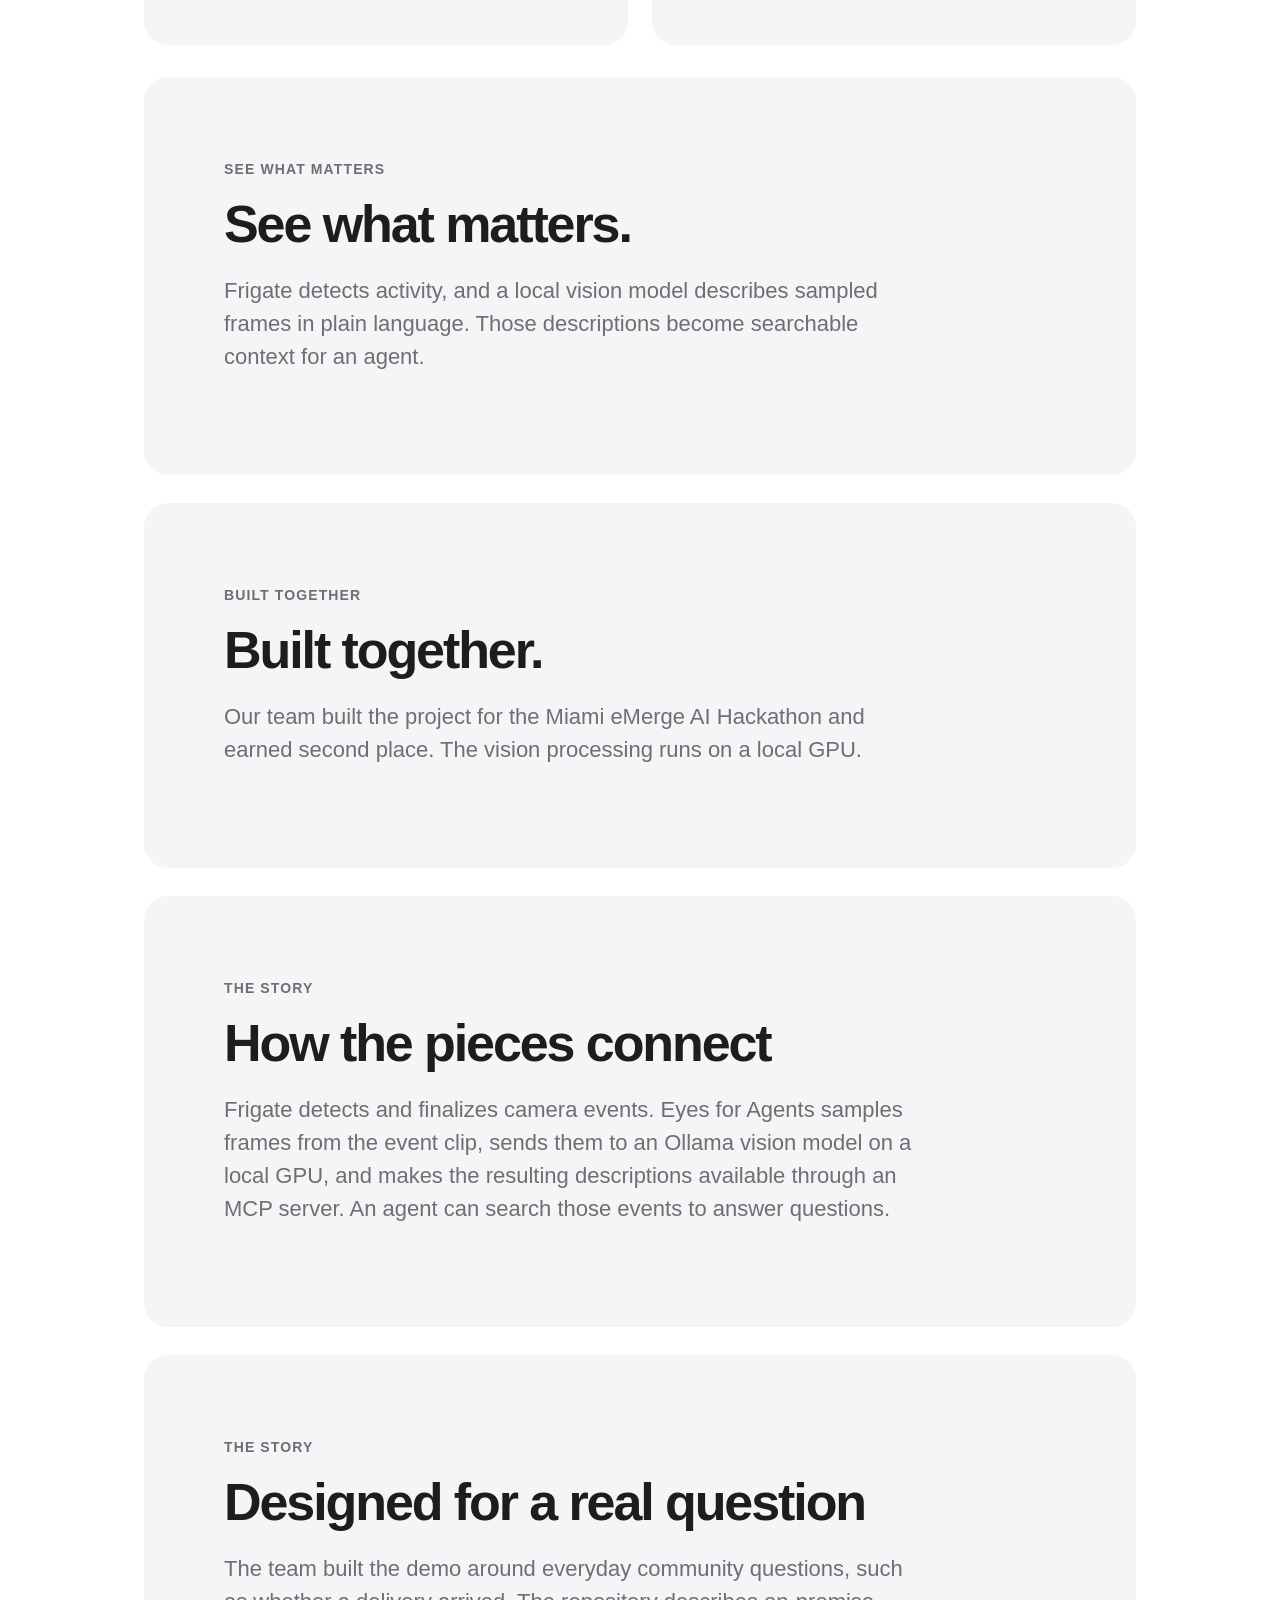
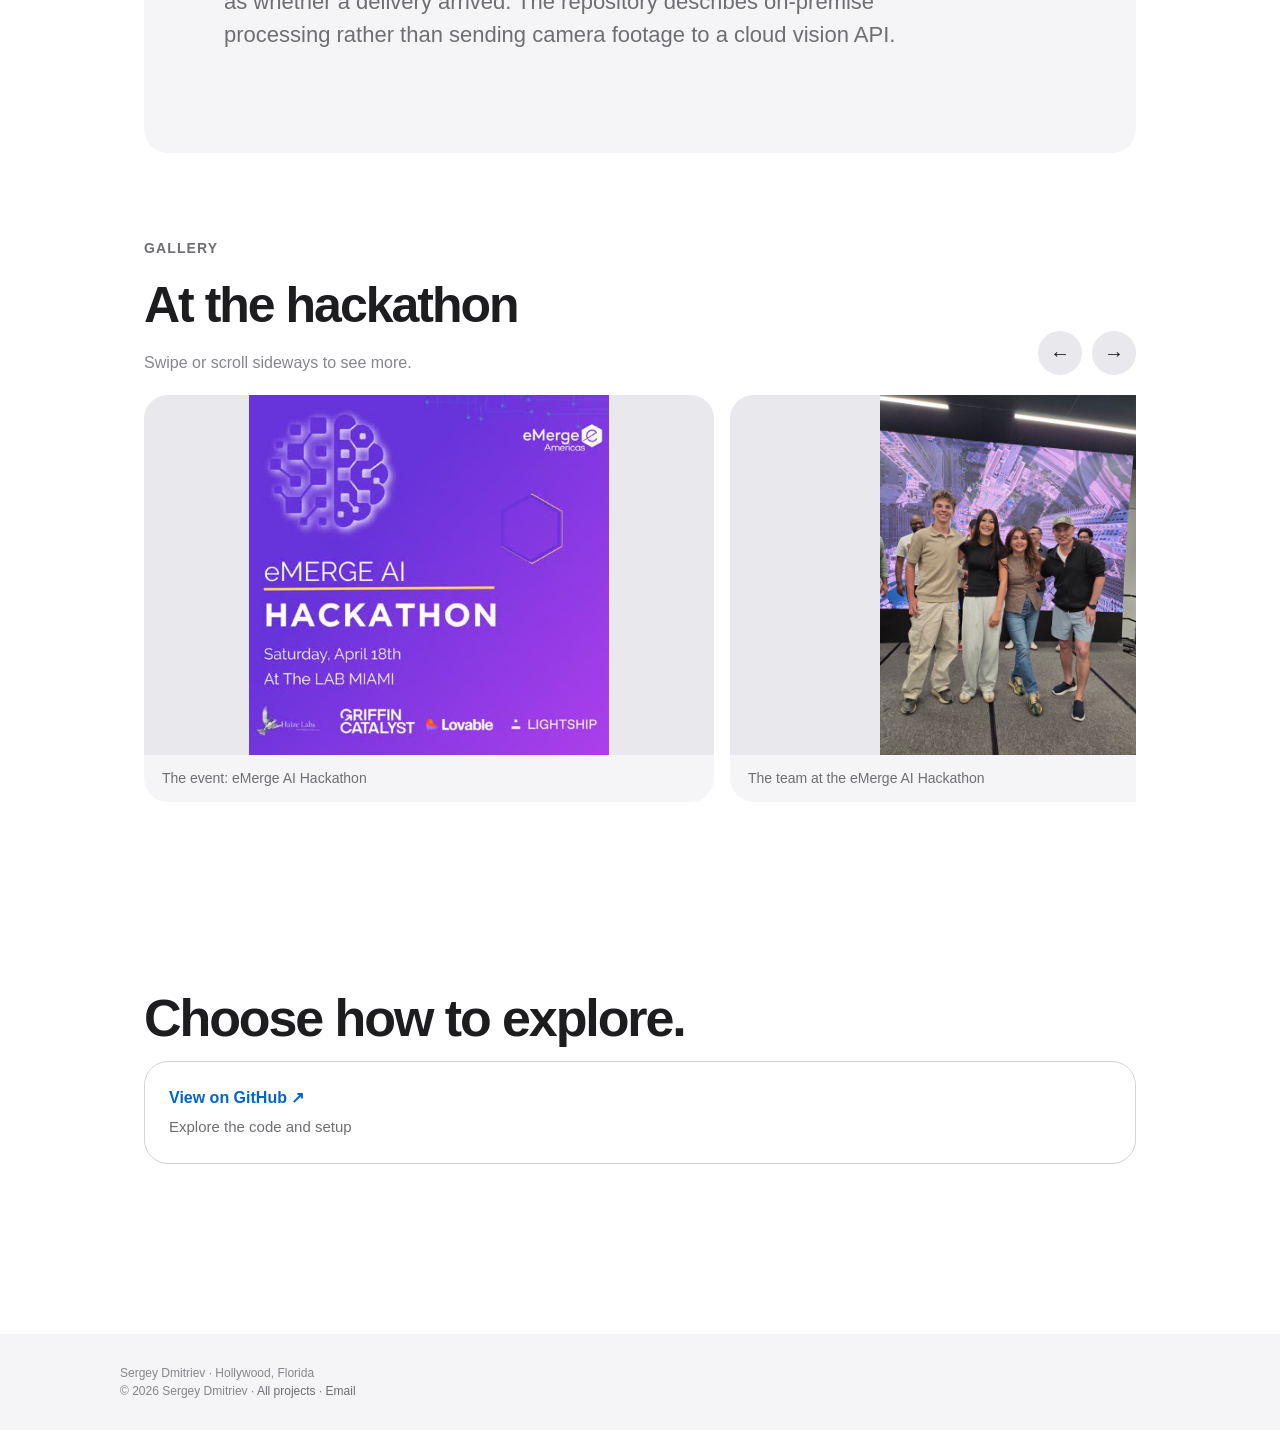
<file: website/eyes-for-agents.html>
<!doctype html><html lang="en"><head><meta charset="utf-8"><meta name="viewport" content="width=device-width,initial-scale=1"><title>Eyes for Agents — Sergey Dmitriev</title><link rel="stylesheet" href="style.css?v=20261028d"><script src="site.js" defer></script></head><body><header><nav aria-label="Main navigation"><a class="logo" href="index.html">Sergey Dmitriev</a><a href="index.html">Welcome</a><a href="portfolio.html" aria-current="page">Portfolio and Awards</a><a class="pill" href="contact.html">Contact Me</a></nav></header><main><section class="hero product-hero"><div class="eyebrow">Eyes for Agents</div><h1>Give AI a view of the world.</h1><p>Camera events become useful context for an AI agent, processed locally.</p><a href="portfolio.html">← All projects</a></section><div class="product-content"><figure class="product-image reveal"><img src="images/eyes-for-agents.jpg" alt="Eyes for Agents project" loading="eager"></figure><section class="story-pair reveal"><div><span class="eyebrow">The question</span><h2>Give an agent context.</h2><p>What if an AI assistant could answer questions about what happened in the physical world?</p></div><div><span class="eyebrow">The takeaway</span><h2>Connect the pieces.</h2><p>The team connected camera events, local vision processing, and a searchable record so an agent could answer from observed events.</p></div></section><section class="feature reveal"><span class="eyebrow">See what matters</span><h2>See what matters.</h2><p>Frigate detects activity, and a local vision model describes sampled frames in plain language. Those descriptions become searchable context for an agent.</p></section><section class="feature reveal"><span class="eyebrow">Built together</span><h2>Built together.</h2><p>Our team built the project for the Miami eMerge AI Hackathon and earned second place. The vision processing runs on a local GPU.</p></section><section class="feature reveal"><span class="eyebrow">The story</span><h2>How the pieces connect</h2><p>Frigate detects and finalizes camera events. Eyes for Agents samples frames from the event clip, sends them to an Ollama vision model on a local GPU, and makes the resulting descriptions available through an MCP server. An agent can search those events to answer questions.</p></section><section class="feature reveal"><span class="eyebrow">The story</span><h2>Designed for a real question</h2><p>The team built the demo around everyday community questions, such as whether a delivery arrived. The repository describes on-premise processing rather than sending camera footage to a cloud vision API.</p></section><section class="gallery-section reveal"><div class="gallery-heading"><div><span class="eyebrow">Gallery</span><h2>At the hackathon</h2><p>Swipe or scroll sideways to see more.</p></div><div class="gallery-controls"><button type="button" data-scroll="-1" aria-label="Previous photos">←</button><button type="button" data-scroll="1" aria-label="Next photos">→</button></div></div><div class="gallery" tabindex="0" aria-label="At the hackathon photo gallery"><figure><img src="images/photo-7057.jpg" alt="The event: eMerge AI Hackathon" loading="lazy"><figcaption>The event: eMerge AI Hackathon</figcaption></figure><figure><img src="images/hackathon-04.jpg" alt="The team at the eMerge AI Hackathon" loading="lazy"><figcaption>The team at the eMerge AI Hackathon</figcaption></figure><figure><img src="images/hackathon-01.jpg" alt="The team together" loading="lazy"><figcaption>The team together</figcaption></figure><figure><img src="images/photo-7056.jpg" alt="Inside the hackathon" loading="lazy"><figcaption>Inside the hackathon</figcaption></figure><figure><img src="images/photo-7058.jpg" alt="The local GPU machine" loading="lazy"><figcaption>The local GPU machine</figcaption></figure><figure><img src="images/hackathon-03.jpg" alt="A closer look at the GPU machine" loading="lazy"><figcaption>A closer look at the GPU machine</figcaption></figure><figure><img src="images/hackathon-02.jpg" alt="Building together at the hackathon" loading="lazy"><figcaption>Building together at the hackathon</figcaption></figure><figure><img src="images/hackathon-05.jpg" alt="Working through the project" loading="lazy"><figcaption>Working through the project</figcaption></figure><figure><img src="images/hackathon-06.jpg" alt="Developing the idea" loading="lazy"><figcaption>Developing the idea</figcaption></figure><figure><img src="images/hackathon-07.jpg" alt="The team at work" loading="lazy"><figcaption>The team at work</figcaption></figure><figure><img src="images/hackathon-08.jpg" alt="Testing together" loading="lazy"><figcaption>Testing together</figcaption></figure><figure><img src="images/hackathon-09.jpg" alt="Making progress" loading="lazy"><figcaption>Making progress</figcaption></figure><figure><img src="images/photo-7061.jpg" alt="The work session" loading="lazy"><figcaption>The work session</figcaption></figure><figure><img src="images/photo-7062.jpg" alt="A closer look at the work session" loading="lazy"><figcaption>A closer look at the work session</figcaption></figure><figure><img src="images/hackathon-10.jpg" alt="During the hackathon" loading="lazy"><figcaption>During the hackathon</figcaption></figure><figure><img src="https://raw.githubusercontent.com/reefyai/eyes-for-agents/main/images/demo-fedex-chat.png" alt="Eyes for Agents demo conversation about a delivery" loading="lazy"><figcaption>Eyes for Agents: an example conversation</figcaption></figure></div></section><section class="choices reveal"><h2>Choose how to explore.</h2><div class="option-grid"><a class="option" href="https://github.com/reefyai/eyes-for-agents" target="_blank" rel="noopener"><strong>View on GitHub ↗</strong><span>Explore the code and setup</span></a></div></section></div></main><footer><div>Sergey Dmitriev · Hollywood, Florida<br>© 2026 Sergey Dmitriev · <a href="portfolio.html">All projects</a> · <a href="mailto:sd2009main@gmail.com">Email</a></div></footer></body></html>
</file>
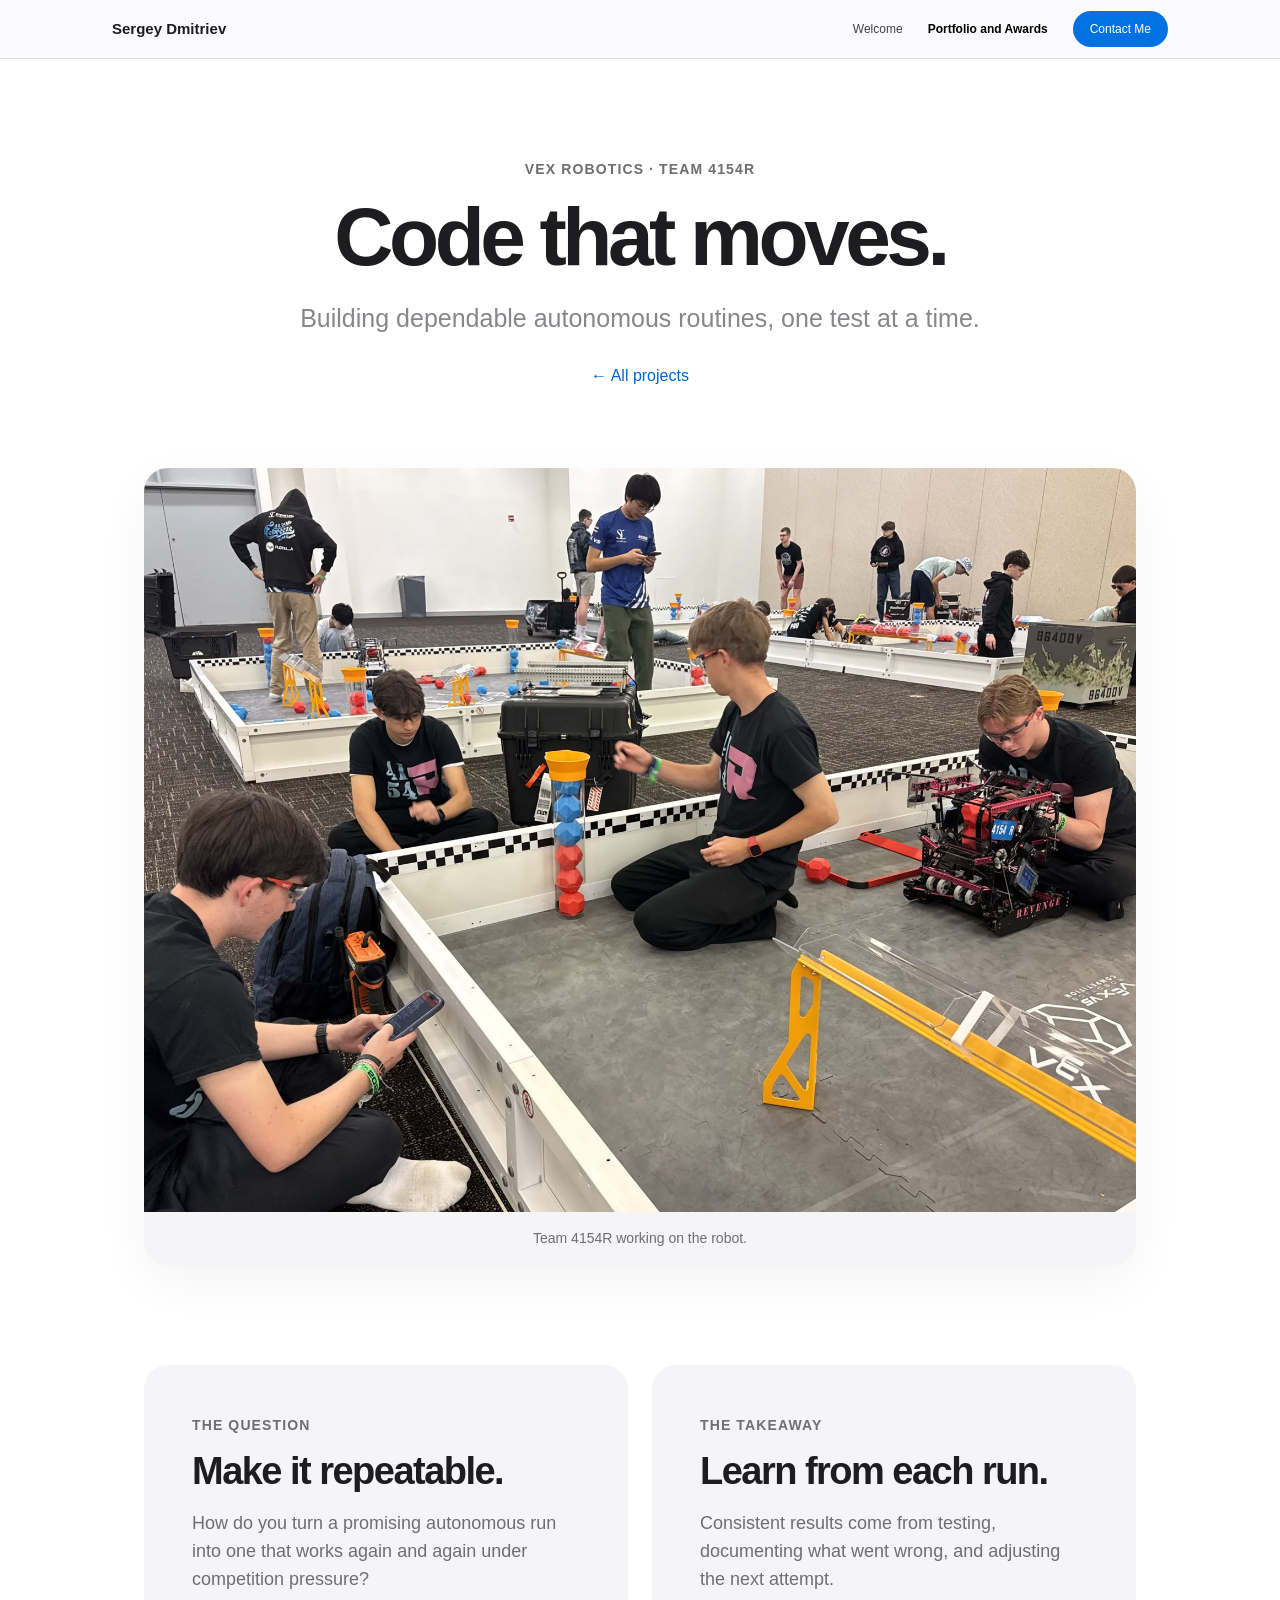
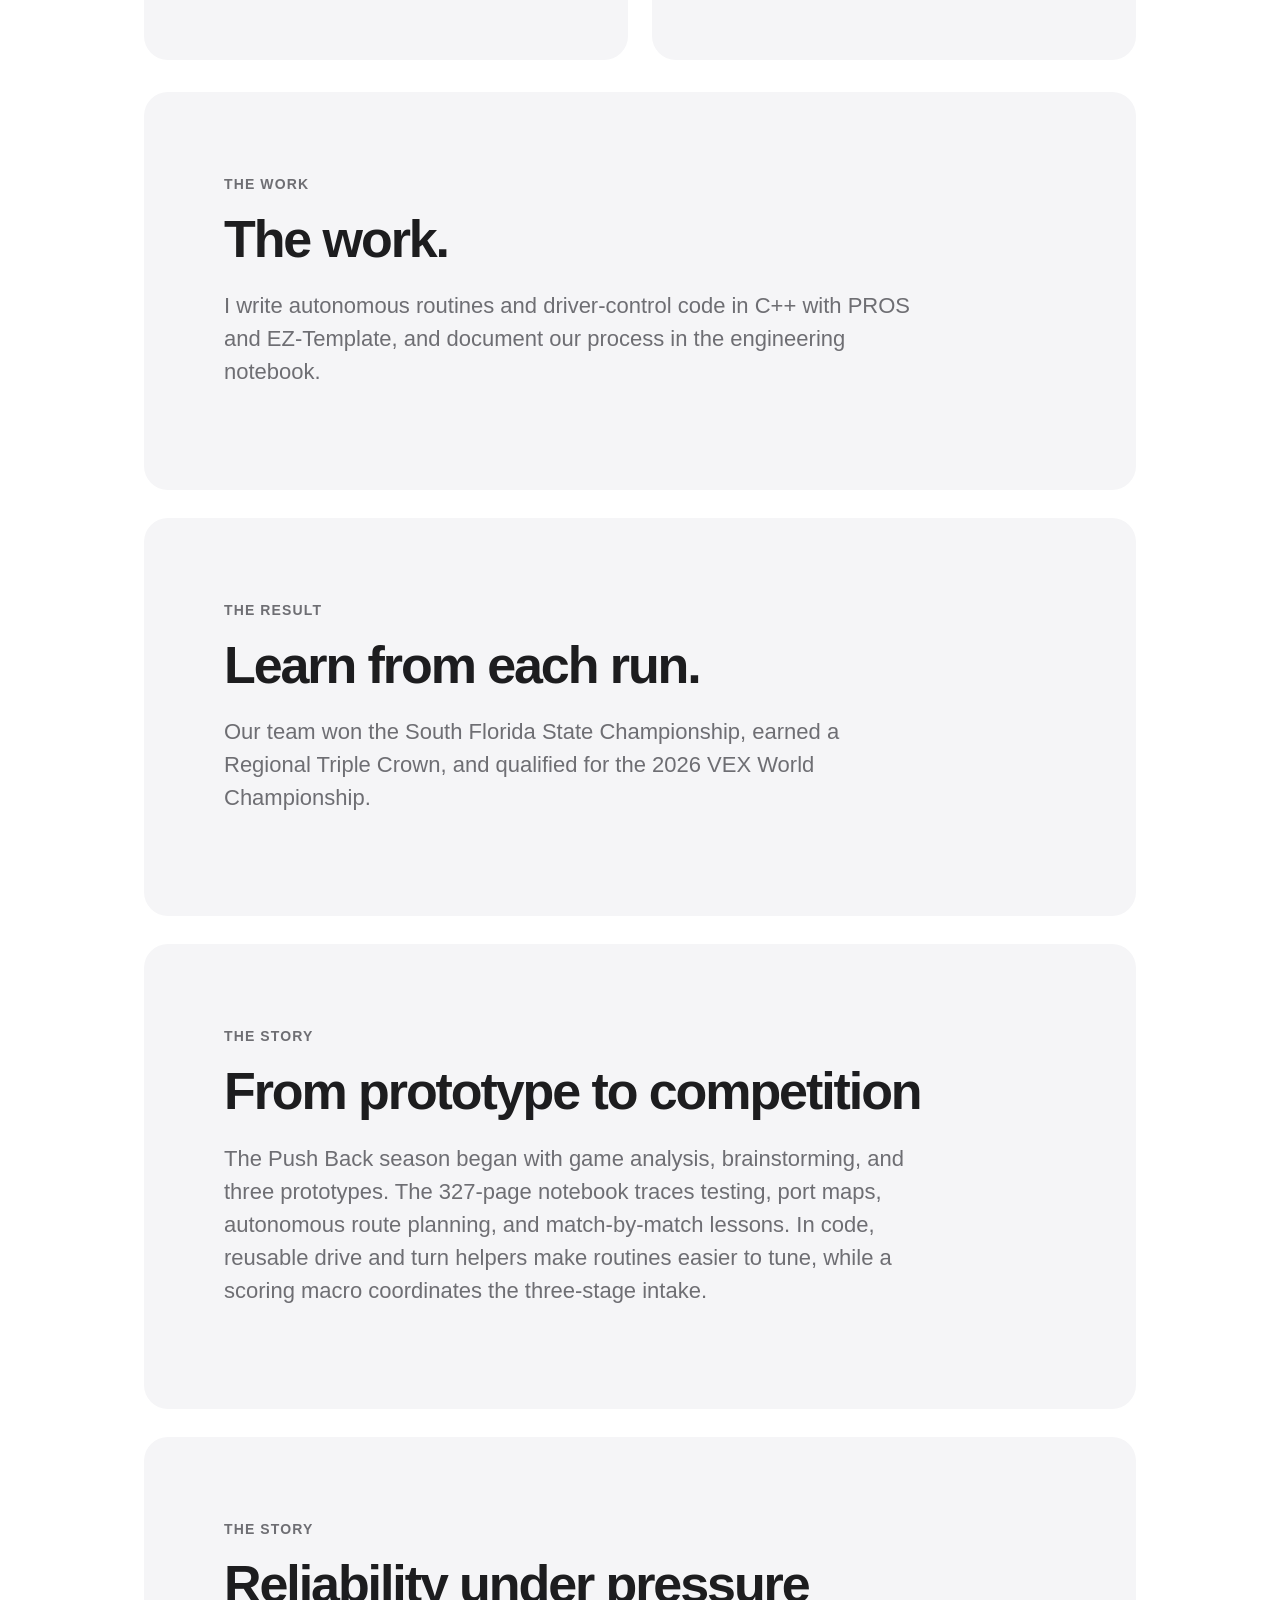
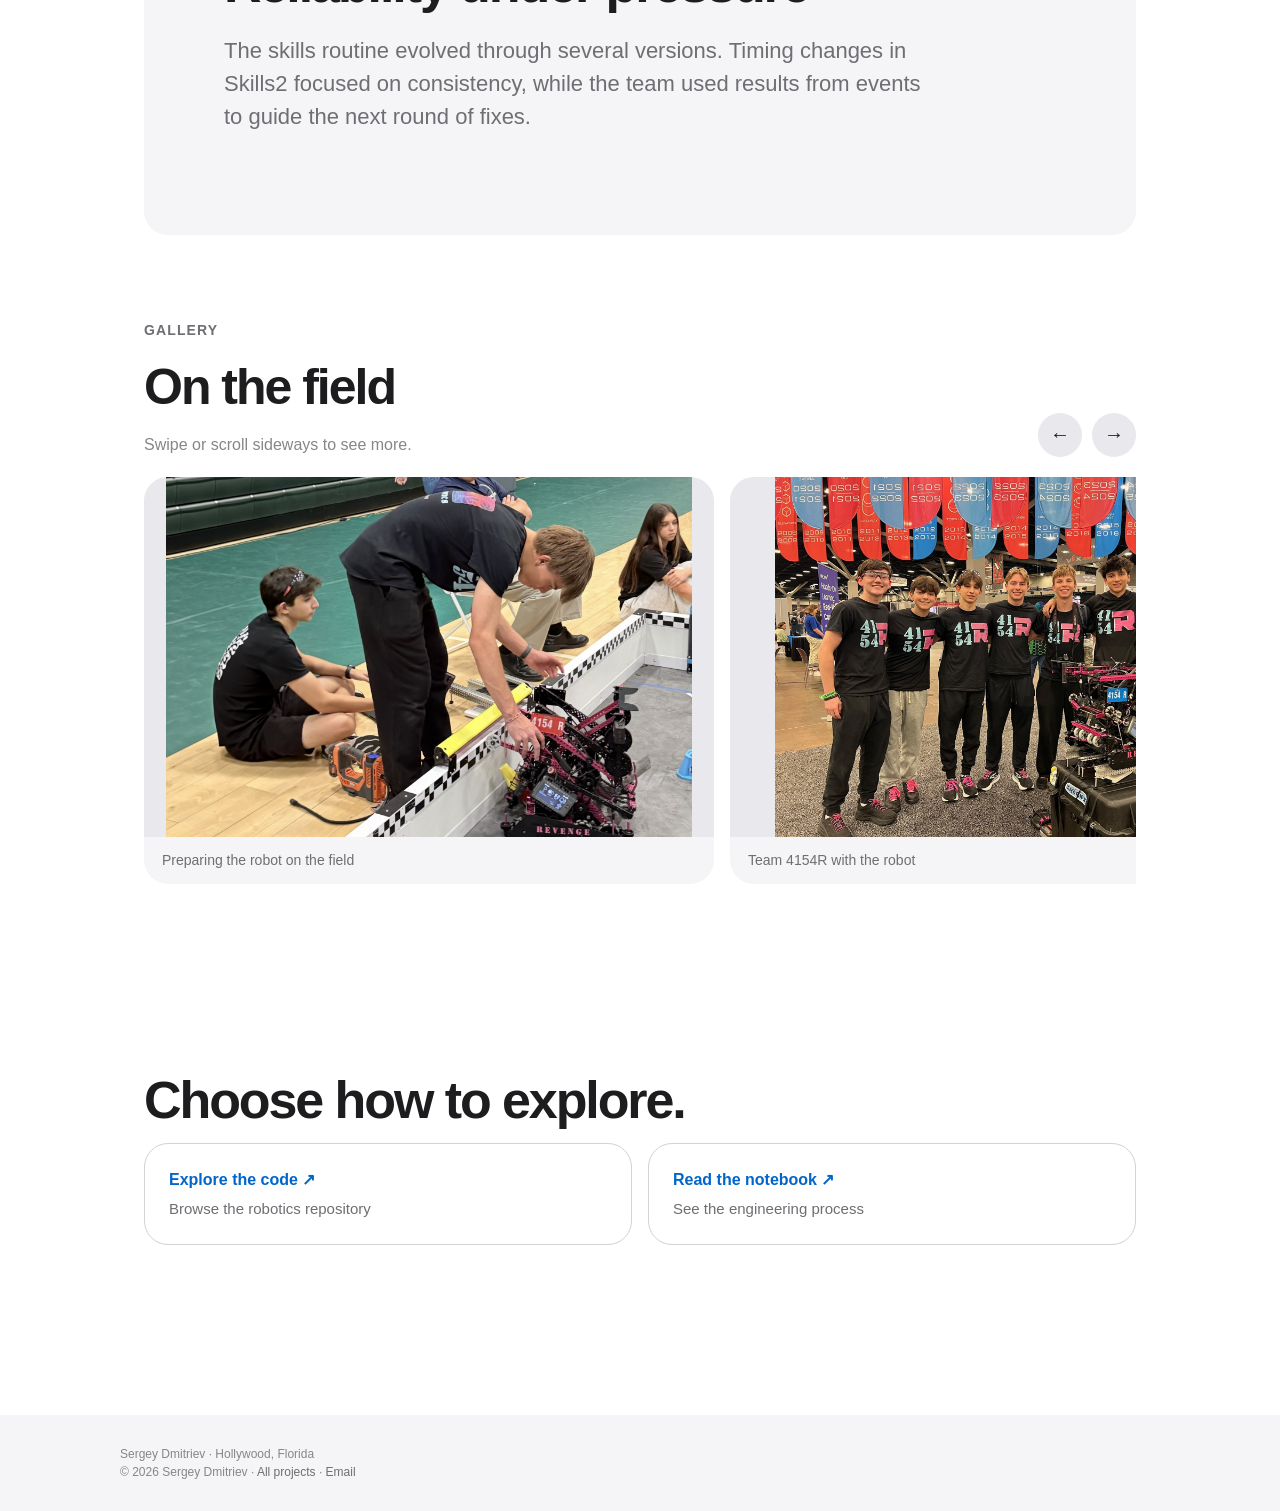
<file: website/team-4154r.html>
<!doctype html><html lang="en"><head><meta charset="utf-8"><meta name="viewport" content="width=device-width,initial-scale=1"><title>VEX Robotics · Team 4154R — Sergey Dmitriev</title><link rel="stylesheet" href="style.css?v=20261028d"><script src="site.js" defer></script></head><body><header><nav aria-label="Main navigation"><a class="logo" href="index.html">Sergey Dmitriev</a><a href="index.html">Welcome</a><a href="portfolio.html" aria-current="page">Portfolio and Awards</a><a class="pill" href="contact.html">Contact Me</a></nav></header><main><section class="hero product-hero"><div class="eyebrow">VEX Robotics · Team 4154R</div><h1>Code that moves.</h1><p>Building dependable autonomous routines, one test at a time.</p><a href="portfolio.html">← All projects</a></section><div class="product-content"><figure class="product-image reveal"><img src="images/robotics-practice.jpg" alt="Team 4154R working on their robot at the field" loading="eager"><figcaption>Team 4154R working on the robot.</figcaption></figure><section class="story-pair reveal"><div><span class="eyebrow">The question</span><h2>Make it repeatable.</h2><p>How do you turn a promising autonomous run into one that works again and again under competition pressure?</p></div><div><span class="eyebrow">The takeaway</span><h2>Learn from each run.</h2><p>Consistent results come from testing, documenting what went wrong, and adjusting the next attempt.</p></div></section><section class="feature reveal"><span class="eyebrow">The work</span><h2>The work.</h2><p>I write autonomous routines and driver-control code in C++ with PROS and EZ-Template, and document our process in the engineering notebook.</p></section><section class="feature reveal"><span class="eyebrow">The result</span><h2>Learn from each run.</h2><p>Our team won the South Florida State Championship, earned a Regional Triple Crown, and qualified for the 2026 VEX World Championship.</p></section><section class="feature reveal"><span class="eyebrow">The story</span><h2>From prototype to competition</h2><p>The Push Back season began with game analysis, brainstorming, and three prototypes. The 327-page notebook traces testing, port maps, autonomous route planning, and match-by-match lessons. In code, reusable drive and turn helpers make routines easier to tune, while a scoring macro coordinates the three-stage intake.</p></section><section class="feature reveal"><span class="eyebrow">The story</span><h2>Reliability under pressure</h2><p>The skills routine evolved through several versions. Timing changes in Skills2 focused on consistency, while the team used results from events to guide the next round of fixes.</p></section><section class="gallery-section reveal"><div class="gallery-heading"><div><span class="eyebrow">Gallery</span><h2>On the field</h2><p>Swipe or scroll sideways to see more.</p></div><div class="gallery-controls"><button type="button" data-scroll="-1" aria-label="Previous photos">←</button><button type="button" data-scroll="1" aria-label="Next photos">→</button></div></div><div class="gallery" tabindex="0" aria-label="Behind the code photo gallery"><figure><img src="images/robotics-field.jpg" alt="Preparing the robot on the field" loading="lazy"><figcaption>Preparing the robot on the field</figcaption></figure><figure><img src="images/robotics-team.jpg" alt="Team 4154R with the robot" loading="lazy"><figcaption>Team 4154R with the robot</figcaption></figure><figure><img src="images/robotics-work.jpg" alt="Working on the robot with a teammate" loading="lazy"><figcaption>Working on the robot with a teammate</figcaption></figure><figure><img src="images/robotics-cropped-06.jpg" alt="Team 4154R together at a competition" loading="lazy"><figcaption>Team 4154R together at a competition</figcaption></figure><figure><img src="images/robotics-event.jpg" alt="Team members at a robotics event" loading="lazy"><figcaption>Team members at a robotics event</figcaption></figure><figure><img src="images/robotics-cropped-01.jpg" alt="Team members near the competition field" loading="lazy"><figcaption>Team members near the competition field</figcaption></figure><figure><img src="images/robotics-practice.jpg" alt="Team members preparing the robot at the field" loading="lazy"><figcaption>Team members preparing the robot at the field</figcaption></figure><figure><img src="images/robotics-worlds.jpg" alt="Robotics team at the VEX World Championship" loading="lazy"><figcaption>Robotics team at the VEX World Championship</figcaption></figure></div></section><section class="choices reveal"><h2>Choose how to explore.</h2><div class="option-grid"><a class="option" href="https://github.com/serjdmitri/Sergey-Dmitriev-Website-and-Robotics" target="_blank" rel="noopener"><strong>Explore the code ↗</strong><span>Browse the robotics repository</span></a><a class="option" href="https://docs.google.com/presentation/d/1GiA2kO4p-t1LA5_eSIRH9w8JFIGxV-6WOmxXxdnngt0/edit?usp=sharing" target="_blank" rel="noopener"><strong>Read the notebook ↗</strong><span>See the engineering process</span></a></div></section></div></main><footer><div>Sergey Dmitriev · Hollywood, Florida<br>© 2026 Sergey Dmitriev · <a href="portfolio.html">All projects</a> · <a href="mailto:sd2009main@gmail.com">Email</a></div></footer></body></html>
</file>
<file: website/style.css>
*{box-sizing:border-box}body{margin:0;font-family:-apple-system,BlinkMacSystemFont,"SF Pro Display","Helvetica Neue",sans-serif;color:#1d1d1f;background:#fff;-webkit-font-smoothing:antialiased;line-height:1.5}a{color:#06c;text-decoration:none}a:hover{text-decoration:underline}header{position:sticky;top:0;z-index:10;background:rgba(251,251,253,.82);backdrop-filter:saturate(180%) blur(20px);border-bottom:1px solid #ddd}nav{max-width:1100px;margin:auto;min-height:58px;padding:10px 22px;display:flex;align-items:center;gap:25px;flex-wrap:wrap}nav .logo{font-size:15px;font-weight:650;color:#1d1d1f;margin-right:auto}nav a{font-size:12px;color:#424245}nav a[aria-current=page]{font-weight:700;color:#000}nav .pill,.button{background:#0071e3;color:white;border-radius:999px;padding:9px 17px}main{min-height:75vh}.hero{text-align:center;max-width:1050px;margin:auto;padding:100px 24px 80px}.eyebrow{font-size:14px;font-weight:650;letter-spacing:.08em;text-transform:uppercase;color:#6e6e73}.hero h1{font-size:clamp(48px,8vw,82px);letter-spacing:-.055em;line-height:1.05;margin:14px 0 20px}.hero p{font-size:clamp(19px,2.5vw,25px);color:#86868b;max-width:700px;margin:0 auto 26px}.hero-links a{margin:0 12px}.hero-visual{margin:65px auto 0;border-radius:28px;min-height:280px;background:radial-gradient(ellipse at 30% 25%,#dcecff,transparent 48%),radial-gradient(ellipse at 75% 70%,#d8d6ff,transparent 42%),#f5f5f7;display:grid;place-items:center;overflow:hidden}.hero-visual span{font-size:clamp(24px,5vw,54px);font-weight:600;letter-spacing:-.04em;color:#424245}.section{padding:80px 24px;background:#f5f5f7}.inner{max-width:1040px;margin:auto}.intro{text-align:center;max-width:720px;margin:0 auto 60px}.intro h1,.intro h2{font-size:clamp(40px,6vw,64px);line-height:1.08;letter-spacing:-.045em;margin:0 0 18px}.intro p{font-size:20px;color:#86868b}.story{max-width:760px;margin:0 auto;font-size:19px;color:#424245}.story h2{font-size:30px;color:#1d1d1f;margin-top:60px}.grid{display:grid;grid-template-columns:repeat(2,minmax(0,1fr));gap:24px;perspective:1200px}.tile{background:white;border-radius:24px;overflow:hidden;box-shadow:0 8px 30px #0000000a;transition:transform .6s ease,opacity .6s ease,box-shadow .6s ease}.tile-body{padding:28px 30px 32px;transition:padding .35s,box-shadow .35s}.tile:hover,.tile:focus-within,.tile.expanded{box-shadow:0 18px 50px #00000017;transform:translateY(-4px)}.tile:hover .tile-body,.tile:focus-within .tile-body,.tile.expanded .tile-body{padding:32px 30px 36px}.tile h2{font-size:27px;letter-spacing:-.03em;margin:0 0 10px}.tile p{color:#6e6e73;margin:0 0 15px}.media{height:240px;background:linear-gradient(135deg,#edf1f7,#e5e7ee);display:grid;place-items:center;color:#6e6e73;overflow:hidden}.media img,.media video{width:100%;height:100%;object-fit:cover}.media .placeholder{font-size:14px;letter-spacing:.06em;text-transform:uppercase}.reveal-ready .tile:not(.visible){opacity:.55;transform:translateY(28px) scale(.96)}.contact{text-align:center}.contact a.button{display:inline-block;margin:20px}footer{background:#f5f5f7;color:#86868b;font-size:12px;padding:30px 24px}footer div{max-width:1040px;margin:auto}footer a{color:#6e6e73}@media(max-width:700px){nav{gap:12px}nav .logo{width:100%}.grid{grid-template-columns:1fr}.hero{padding-top:75px}.section{padding:65px 20px}.media{height:210px}}@media(prefers-reduced-motion:reduce){*,*::before,*::after{animation:none!important;transition:none!important}.reveal-ready .tile:not(.visible){opacity:1;transform:none}}
.cubesat-media img{object-fit:contain;background:#111827}
/* Product stories and scroll reveals */
.media img{object-fit:contain;object-position:center;background:#edf0f4}.media.screenshot img{padding:8px}.sr-only{position:absolute;width:1px;height:1px;padding:0;margin:-1px;overflow:hidden;clip:rect(0,0,0,0);white-space:nowrap;border:0}.product-content{max-width:1040px;margin:0 auto;padding:0 24px 100px}.product-image{margin:0 auto 100px;border-radius:28px;overflow:hidden;background:#f5f5f7;text-align:center;box-shadow:0 16px 50px #0000000c}.product-image img{display:block;width:100%;max-height:680px;object-fit:contain;object-position:center}.product-image figcaption{padding:16px;color:#6e6e73;font-size:14px}.feature{background:#f5f5f7;border-radius:28px;padding:clamp(35px,7vw,80px);margin:28px 0;min-height:280px}.feature h2,.choices h2{font-size:clamp(32px,5vw,52px);line-height:1.08;letter-spacing:-.04em;margin:15px 0}.feature p{font-size:clamp(18px,2vw,22px);max-width:700px;color:#6e6e73}.choices{padding:70px 0}.option-grid{display:grid;grid-template-columns:repeat(auto-fit,minmax(240px,1fr));gap:16px}.option{display:flex;flex-direction:column;gap:6px;border:1px solid #d2d2d7;border-radius:20px;padding:24px;background:#fff;transition:border-color .2s,box-shadow .2s}.option:hover,.option:focus-visible{border-color:#0071e3;box-shadow:0 0 0 3px #0071e326;text-decoration:none}.option span{font-size:15px;color:#6e6e73}.reveal{transition:opacity .75s ease,transform .75s cubic-bezier(.2,.7,.2,1),box-shadow .75s ease}.reveal-ready .reveal:not(.visible){opacity:.35;transform:perspective(1000px) translateY(45px) translateZ(-55px) scale(.96)}.reveal-ready .tile:not(.visible){transform:perspective(1000px) translateY(35px) translateZ(-50px) scale(.96)}@media(prefers-reduced-motion:reduce){.reveal-ready .reveal:not(.visible),.reveal-ready .tile:not(.visible){opacity:1;transform:none}}
.profile{max-width:260px;margin:0 auto 55px;text-align:center}.profile img{width:100%;aspect-ratio:1;object-fit:cover;object-position:center;border-radius:50%}.profile figcaption{color:#86868b;font-size:13px;margin-top:10px}.gallery-section{padding:55px 0 85px}.gallery-heading{display:flex;justify-content:space-between;gap:20px;align-items:end}.gallery-heading h2{font-size:clamp(32px,5vw,50px);letter-spacing:-.04em;margin:8px 0}.gallery-heading p{color:#86868b;margin:0 0 20px}.gallery-controls{display:flex;gap:10px;margin-bottom:20px}.gallery-controls button{width:44px;height:44px;border:0;border-radius:50%;background:#e8e8ed;color:#1d1d1f;font-size:20px;cursor:pointer}.gallery{display:flex;gap:16px;overflow-x:auto;scroll-snap-type:x mandatory;overscroll-behavior-inline:contain;padding:0 0 18px}.gallery figure{flex:0 0 min(80vw,570px);margin:0;scroll-snap-align:start;background:#f5f5f7;border-radius:22px;overflow:hidden}.gallery img{display:block;width:100%;height:360px;object-fit:contain;object-position:center;background:#e9e9ed}.gallery figcaption{padding:13px 18px;color:#6e6e73;font-size:14px}.gallery:focus-visible{outline:3px solid #0071e3;outline-offset:4px}@media(max-width:700px){.gallery img{height:260px}}
/* Shared visual rhythm */
:root{--radius:24px;--space:24px;--ink:#1d1d1f;--surface:#f5f5f7;--accent:#0071e3}.tile,.feature,.product-image,.gallery figure,.hero-visual,.video-placeholder,.contact-option{border-radius:var(--radius)}.option{border-radius:var(--radius)}.project-list{grid-template-columns:1fr;gap:32px;max-width:940px;margin:auto}.project-list .tile{display:grid;grid-template-columns:1fr 1fr;min-height:330px;align-items:stretch}.project-list .tile:nth-child(even) .media{order:2}.project-list .media{height:100%;min-height:330px}.project-list .tile-body{display:flex;flex-direction:column;justify-content:center;padding:40px;align-items:flex-start}.project-list .tile:hover .tile-body,.project-list .tile:focus-within .tile-body,.project-list .tile.expanded .tile-body{padding:40px}.project-list .tile h2{font-size:clamp(28px,3vw,40px)}.project-list .tile p{font-size:17px}.project-list .tile .explore{margin-top:12px}.reveal-ready .project-list .tile:not(.visible){opacity:0;transform:translateX(-55px) scale(.98)}.reveal-ready .project-list .tile:nth-child(even):not(.visible){transform:translateX(55px) scale(.98)}.about-hero{padding-bottom:72px}.about-portrait{max-width:380px;margin:64px auto 0}.about-portrait img{display:block;width:100%;aspect-ratio:1;object-fit:cover;object-position:center;border-radius:var(--radius)}.about-portrait figcaption{font-size:13px;color:#86868b;margin-top:12px}.about-story{padding-top:0}.about-story .feature{margin-bottom:24px}.about-story .feature p{line-height:1.55}.video-section{background:#f5f5f7;padding:96px 24px}.video-inner{max-width:1040px;margin:auto;text-align:center}.video-inner h2{font-size:clamp(36px,5vw,56px);letter-spacing:-.045em;margin:12px 0 40px}.video-placeholder{aspect-ratio:16/9;background:linear-gradient(140deg,#dce8f7,#e9e6f7 55%,#f6f6f8);display:flex;flex-direction:column;gap:18px;justify-content:center;align-items:center;color:#6e6e73}.play-mark{display:grid;place-items:center;width:72px;height:72px;background:#ffffffcc;border-radius:50%;color:#1d1d1f;padding-left:4px;font-size:22px}.contact-options{display:grid;grid-template-columns:repeat(3,1fr);gap:16px;max-width:800px;margin:56px auto}.contact-option{padding:32px 24px;border:1px solid #d2d2d7;display:flex;flex-direction:column;gap:8px;align-items:center;color:#1d1d1f;transition:border-color .2s,box-shadow .2s,transform .2s}.contact-option:hover,.contact-option:focus-visible{border-color:#0071e3;box-shadow:0 8px 28px #0071e317;text-decoration:none;transform:translateY(-3px)}.contact-icon{display:grid;place-items:center;width:52px;height:52px;border-radius:50%;background:#eef5ff;color:#0071e3;font-size:24px}.contact-option strong{font-size:20px}.contact-option span:last-child{color:#6e6e73;font-size:15px}.hero p.contact-meta{font-size:15px}.gallery-controls button:focus-visible{outline:3px solid #0071e3;outline-offset:2px}@media(max-width:700px){.project-list .tile{grid-template-columns:1fr}.project-list .tile:nth-child(even) .media{order:0}.project-list .media{height:240px;min-height:0}.project-list .tile-body,.project-list .tile:hover .tile-body,.project-list .tile:focus-within .tile-body,.project-list .tile.expanded .tile-body{padding:28px}.contact-options{grid-template-columns:1fr;max-width:420px}.video-section{padding:72px 20px}.reveal-ready .project-list .tile:not(.visible){transform:translateX(-24px) scale(.98)}.reveal-ready .project-list .tile:nth-child(even):not(.visible){transform:translateX(24px) scale(.98)}}@media(prefers-reduced-motion:reduce){.reveal-ready .project-list .tile:not(.visible),.reveal-ready .project-list .tile:nth-child(even):not(.visible){opacity:1;transform:none}}
.hero-portrait{max-width:720px;height:430px;margin:60px auto 0;background:#f5f5f7;border-radius:var(--radius);overflow:hidden}.hero-portrait img{display:block;width:100%;height:100%;object-fit:contain;object-position:center}.about-portrait img{object-position:center 25%}@media(max-width:700px){.hero-portrait{height:340px;margin-top:42px}}
.video-frame{border-radius:var(--radius);overflow:hidden;background:#1d1d1f;aspect-ratio:16/9}.featured-video{width:100%;height:100%;display:block;object-fit:contain}.video-caption{color:#6e6e73;font-size:14px;margin:16px 0 0}
/* Keep the complete subject visible in portfolio previews. */
.project-list .media{position:relative;display:block;min-width:0;min-height:400px;overflow:hidden}
.project-list .media img,.project-list .media video{position:absolute;inset:0;width:100%;height:100%;object-fit:contain;object-position:center}
.project-list .media .placeholder{position:absolute;inset:0;display:grid;place-items:center;text-align:center;padding:24px}
.project-list .media[data-media="cubesat"] img{background:#111827}
@media(max-width:700px){.project-list .media{height:auto;min-height:0;aspect-ratio:4/3}}
/* Let the MazeMind screenshot set its own height, preserving the full image. */
.project-list .media[data-media="mazemind"]{height:auto;min-height:0;aspect-ratio:auto;display:flex;align-items:center}
.project-list .media[data-media="mazemind"] img{position:static;display:block;width:100%;height:auto;object-fit:contain;max-width:100%}
/* A route through selected work. */
.home-work{background:#f5f5f7;padding:100px 24px}.home-inner{position:relative;max-width:1040px;margin:auto}.section-kicker{text-align:center;max-width:700px;margin:0 auto 72px}.section-kicker h2,.home-personal h2{font-size:clamp(38px,6vw,64px);line-height:1.08;letter-spacing:-.045em;margin:14px 0}.section-kicker p,.home-personal p{font-size:20px;color:#6e6e73}.route-line{position:absolute;top:210px;bottom:120px;left:50%;width:2px;background:linear-gradient(transparent,#a6cff9 12%,#0071e3 50%,#a6cff9 88%,transparent);opacity:.45}.spotlight{position:relative;display:grid;grid-template-columns:1fr 1fr;min-height:350px;margin:0 0 28px;background:white;border-radius:var(--radius);overflow:hidden;box-shadow:0 8px 30px #0000000a}.spotlight:nth-of-type(even) .spotlight-image{order:2}.spotlight-image{min-height:350px;background:#e9edf2;display:grid;place-items:center}.spotlight-image img{width:100%;height:100%;max-height:480px;object-fit:contain;object-position:center}.spotlight-copy{padding:clamp(28px,5vw,56px);display:flex;flex-direction:column;align-items:flex-start;justify-content:center}.spotlight-copy h3{font-size:clamp(31px,4vw,46px);line-height:1.08;letter-spacing:-.04em;margin:14px 0}.spotlight-copy p{font-size:18px;color:#6e6e73;line-height:1.5}.spotlight-copy a{margin-top:12px}.home-more{text-align:center;margin-top:56px}.home-personal{padding:110px 24px;text-align:center}.home-personal-inner{max-width:720px;margin:auto}.home-personal p{margin:20px auto 28px;max-width:620px}.story-pair{display:grid;grid-template-columns:1fr 1fr;gap:24px;margin:32px 0}.story-pair>div{border-radius:var(--radius);background:#f5f5f7;padding:clamp(28px,4vw,48px)}.story-pair h2{font-size:clamp(28px,3vw,38px);line-height:1.1;letter-spacing:-.04em;margin:14px 0}.story-pair p{color:#6e6e73;font-size:18px;line-height:1.55}.gallery-enlarge{display:block;width:100%;border:0;padding:0;cursor:zoom-in;background:transparent}.gallery-enlarge:focus-visible{outline:3px solid #0071e3;outline-offset:-3px}.image-dialog{border:0;border-radius:var(--radius);padding:16px;max-width:min(1000px,94vw);max-height:92vh;background:#fff;color:#1d1d1f}.image-dialog::backdrop{background:#000b}.image-dialog img{display:block;max-width:100%;max-height:75vh;margin:auto;object-fit:contain}.image-dialog p{margin:12px 48px 0 4px;color:#6e6e73}.image-dialog button{float:right;border:0;border-radius:50%;background:#e8e8ed;width:40px;height:40px;cursor:pointer;font-size:20px}@media(max-width:700px){.home-work{padding:72px 20px}.route-line{display:none}.spotlight{grid-template-columns:1fr}.spotlight:nth-of-type(even) .spotlight-image{order:0}.spotlight-image{min-height:0;height:260px}.spotlight-copy{padding:28px}.story-pair{grid-template-columns:1fr}.home-personal{padding:80px 20px}}
/* Constrain feature images so they never overlap the accompanying text. */
.spotlight-image{position:relative;min-width:0;overflow:hidden}
.spotlight-image img{position:absolute;inset:0;width:100%;height:100%;max-height:none;object-fit:contain;object-position:center}
.spotlight-copy{position:relative;min-width:0;background:#fff;z-index:1}
@media(max-width:700px){.spotlight-image{height:auto;aspect-ratio:4/3;min-height:0}}
/* Project screenshots and photos retain their complete native image boundaries. */
.spotlight-image{height:auto;min-height:0;display:flex;align-items:center;justify-content:center}
.spotlight-image img{position:static;inset:auto;display:block;width:100%;height:auto;max-height:none;object-fit:contain}
.project-list .media{height:auto;min-height:0;display:flex;align-items:center;justify-content:center}
.project-list .media img{position:static;inset:auto;display:block;width:100%;height:auto;object-fit:contain}
.product-image img{width:100%;height:auto;max-height:none;object-fit:contain}
@media(max-width:700px){.spotlight-image,.project-list .media{height:auto;aspect-ratio:auto;min-height:0}}
.talk-section{padding:96px 24px;background:#fff;text-align:center}.talk-section h2,.talk-project h2{font-size:clamp(36px,5vw,56px);letter-spacing:-.045em;line-height:1.1;margin:14px 0}.talk-section p,.talk-project p{color:#6e6e73;font-size:18px;margin:0 auto 36px}.talk-section .video-frame,.talk-project .video-frame{max-width:1040px;margin:auto}.video-frame video{display:block;width:100%;height:100%;object-fit:contain}.talk-project{padding:72px 0}.talk-project p{margin-left:0}@media(max-width:700px){.talk-section{padding:72px 20px}.talk-project{padding:56px 0}}
.swim-feature{margin:36px 0 0;max-width:760px}.swim-feature img{display:block;width:100%;height:auto;border-radius:var(--radius)}.swim-feature figcaption{font-size:14px;color:#6e6e73;margin-top:10px}
.swim-gallery{padding:36px 0 0}.swim-gallery .gallery-heading p{font-size:15px;margin:0 0 20px}.swim-gallery .gallery img{object-fit:contain}
.about-portraits{display:grid;grid-template-columns:repeat(2,minmax(0,1fr));gap:24px;max-width:720px;margin:64px auto 0}.about-portraits figure{margin:0;overflow:hidden;border-radius:var(--radius);background:#f5f5f7}.about-portraits img{display:block;width:100%;height:auto;aspect-ratio:4/5;object-fit:contain;object-position:center}@media(max-width:500px){.about-portraits{gap:12px;margin-top:44px}}
/* Featured projects: image first, then the story at every screen size. */
.spotlight{grid-template-columns:minmax(0,1fr);grid-template-rows:auto auto}
.spotlight:nth-of-type(even) .spotlight-image{order:0}
.spotlight-image{width:100%;min-height:0;align-items:center}
.spotlight-image img{width:100%;height:auto;max-height:none;object-fit:contain}
.spotlight-copy{padding:clamp(28px,5vw,56px)}
/* Welcome: portrait, principles, projects, and contact. */
.welcome-intro{max-width:1040px;margin:auto;padding:100px 24px 96px;display:flex;align-items:center;justify-content:center;gap:clamp(36px,7vw,88px)}.intro-portrait{flex:0 0 clamp(180px,26vw,300px);width:clamp(180px,26vw,300px);aspect-ratio:1;border-radius:50%;overflow:hidden;background:#e9e9ed}.intro-portrait img{width:100%;height:100%;display:block;object-fit:cover;object-position:center 24%}.intro-copy{max-width:540px}.intro-copy h1{font-size:clamp(48px,7vw,78px);line-height:1.04;letter-spacing:-.055em;margin:16px 0}.intro-copy p{font-size:clamp(19px,2.3vw,24px);color:#86868b;margin:0 0 24px}.principles-section{padding:88px 24px;background:#f5f5f7}.principles-section .section-kicker{margin-bottom:44px}.principles-line{display:grid;grid-template-columns:repeat(5,minmax(180px,1fr));gap:16px;overflow-x:auto;padding:4px 4px 18px;scroll-snap-type:x mandatory}.principles-line article{background:#fff;border-radius:var(--radius);padding:24px;min-height:215px;scroll-snap-align:start}.principles-line span{color:#0071e3;font-size:13px;font-weight:700;letter-spacing:.08em}.principles-line p{font-size:18px;font-weight:600;line-height:1.38;margin:18px 0 0}.perspectives-projects{display:grid;grid-template-columns:repeat(3,minmax(0,1fr));gap:20px}.perspective-project{display:flex;flex-direction:column;background:#fff;border-radius:var(--radius);overflow:hidden;color:#1d1d1f;box-shadow:0 8px 30px #0000000a}.perspective-project:hover{text-decoration:none}.perspective-project:focus-visible{outline:3px solid #0071e3;outline-offset:3px}.perspective-project img{display:block;width:100%;height:230px;object-fit:contain;background:#e9edf2}.perspective-project>span{padding:22px 24px;font-weight:650;font-size:20px;display:flex;justify-content:space-between}.welcome-contact{padding:100px 24px;text-align:center}.welcome-contact h2{font-size:clamp(38px,6vw,64px);line-height:1.08;letter-spacing:-.045em;margin:14px 0}.welcome-contact p{color:#6e6e73;font-size:20px}.contact-links{display:flex;justify-content:center;flex-wrap:wrap;gap:12px;margin:32px auto}.contact-links a{border:1px solid #d2d2d7;border-radius:999px;padding:10px 18px}.contact-links a:hover{border-color:#0071e3;text-decoration:none}.welcome-contact .contact-location{font-size:14px}.portfolio-intro-video{text-align:center;background:#fff;padding:88px 24px}.portfolio-intro-video h1{font-size:clamp(38px,6vw,64px);line-height:1.08;letter-spacing:-.045em;margin:14px 0}.portfolio-intro-video p{font-size:19px;color:#86868b;margin:0 auto 40px;max-width:680px}@media(max-width:700px){.welcome-intro{padding:72px 24px;gap:24px}.intro-portrait{flex-basis:130px;width:130px}.intro-copy h1{font-size:clamp(34px,8vw,52px)}.principles-section{padding:70px 20px}.principles-line{grid-template-columns:repeat(5,220px)}.perspectives-projects{grid-template-columns:1fr}.perspective-project img{height:auto;max-height:380px}.welcome-contact{padding:72px 20px}}@media(max-width:390px){.welcome-intro{flex-direction:column;text-align:center}.intro-portrait{width:160px;flex-basis:160px}}
/* Compact section rhythm, with distinct surfaces and clear breaks. */
.welcome-intro{padding-top:76px;padding-bottom:72px}.principles-section,.video-section,.home-work,.home-personal,.portfolio-intro-video,.awards-section{padding-top:68px;padding-bottom:68px}.principles-section,.home-work{background:#f5f5f7}.home-personal{background:#fff;border-top:1px solid #e8e8ed}.home-personal .button{margin-top:8px}.home-more{margin-top:32px}.section-kicker{margin-bottom:36px}.project-carousel{padding:0}.project-carousel .gallery-heading p{font-size:15px}.project-carousel .gallery figure a{display:block}.project-carousel .gallery figure a:focus-visible{outline:3px solid #0071e3;outline-offset:-3px}.project-carousel .gallery img{height:330px;object-fit:contain}.awards-section{background:#f5f5f7}.awards-heading{text-align:center;max-width:720px;margin:0 auto 40px}.awards-heading h2{font-size:clamp(36px,5vw,56px);line-height:1.08;letter-spacing:-.045em;margin:14px 0}.awards-heading p{font-size:19px;color:#6e6e73}.awards-grid{display:grid;grid-template-columns:repeat(auto-fit,minmax(250px,1fr));gap:16px}.awards-grid article{background:#fff;border-radius:var(--radius);padding:28px}.awards-grid article span{font-size:12px;text-transform:uppercase;letter-spacing:.06em;color:#6e6e73;font-weight:650}.awards-grid h3{font-size:23px;line-height:1.2;letter-spacing:-.025em;margin:12px 0}.awards-grid p{color:#6e6e73;font-size:16px;line-height:1.5;margin:0}.contact-options{grid-template-columns:repeat(2,minmax(0,1fr));max-width:560px}@media(max-width:700px){.welcome-intro{padding-top:60px;padding-bottom:60px}.principles-section,.video-section,.home-work,.home-personal,.portfolio-intro-video,.awards-section{padding-top:56px;padding-bottom:56px}.project-carousel .gallery img{height:250px}.contact-options{grid-template-columns:1fr}}
.principle-icon{display:block;width:32px;height:32px;margin-top:18px;color:#0071e3}.principles-line p{margin-top:14px}.project-carousel .gallery figure{background:#f2f3f5}.project-carousel .gallery figure a{display:flex;align-items:center;justify-content:center;height:330px;overflow:hidden}.project-carousel .gallery img{display:block;width:100%;height:100%;object-fit:contain;object-position:center}@media(max-width:700px){.project-carousel .gallery figure a{height:250px}.project-carousel .gallery img{height:100%}}
.awards-grid article{padding:0;overflow:hidden}.award-media{width:100%;aspect-ratio:4/3;background:#edf0f4;display:flex;align-items:center;justify-content:center;overflow:hidden}.award-media img{display:block;width:100%;height:100%;object-fit:contain;object-position:center}.award-copy{padding:24px 28px 28px}.award-label{display:flex;align-items:center;gap:10px}.award-icon{width:26px;height:26px;flex:none;color:#b58a25}.award-awaiting{background:#f0f1f3}.award-awaiting .award-icon{width:48px;height:48px;color:#9a9a9f}
/* Project rows: category, image, and project story. */
.project-list .project-row{display:grid;grid-template-columns:minmax(140px,1fr) minmax(0,1.5fr) minmax(210px,1.2fr);align-items:stretch;min-height:310px}.project-row .project-name{padding:32px 24px;display:flex;flex-direction:column;justify-content:center}.project-list .project-row .project-name h2{font-size:clamp(23px,2.4vw,32px);line-height:1.1;margin:10px 0}.project-list .project-row .media{order:0;min-height:310px;height:auto;background:#edf0f4}.project-list .project-row .media img{object-fit:contain}.project-list .project-row .tile-body,.project-list .project-row:hover .tile-body,.project-list .project-row:focus-within .tile-body,.project-list .project-row.expanded .tile-body{padding:32px 28px}.project-row .tile-body h3{font-size:20px;margin:0 0 12px}.project-list .project-row .tile-body p{font-size:16px;line-height:1.55}.awards-grid{display:flex;flex-wrap:wrap;justify-content:center}.awards-grid article{flex:1 1 250px;max-width:calc((100% - 32px)/3)}@media(max-width:900px){.project-list .project-row{grid-template-columns:minmax(130px,1fr) minmax(0,1.3fr);min-height:0}.project-list .project-row .tile-body{grid-column:1/-1}.project-list .project-row .media{min-height:250px}}@media(max-width:700px){.project-list .project-row{grid-template-columns:minmax(0,1fr)}.project-list .project-row .project-name{padding:24px 28px 16px}.project-list .project-row .media{height:auto;min-height:0;aspect-ratio:auto}.project-list .project-row .tile-body{grid-column:auto}.project-list .project-row .tile-body,.project-list .project-row:hover .tile-body,.project-list .project-row:focus-within .tile-body,.project-list .project-row.expanded .tile-body{padding:24px 28px 28px}.awards-grid article{max-width:100%;flex-basis:260px}}
/* Wide desktop presentation with a single-row awards strip. */
.awards-section .inner,.section:has(.project-list) .inner{max-width:1760px;width:100%}
.awards-grid{display:grid;grid-auto-flow:column;grid-auto-columns:minmax(220px,1fr);grid-template-columns:none;justify-content:initial;gap:20px;overflow-x:auto;scroll-snap-type:x proximity;padding:4px 4px 18px}
.awards-grid article{max-width:none;min-width:0;scroll-snap-align:start}
.award-media img{object-fit:cover;object-position:center}
.project-list{max-width:none;width:100%}
.project-list .project-row{grid-template-columns:minmax(180px,1fr) minmax(0,2fr) minmax(250px,1.2fr);min-height:360px}
.project-list .project-row:nth-child(even) .media{order:0}
.project-list .project-row .media[data-media]{position:relative;display:block;min-width:0;min-height:360px;height:100%;overflow:hidden}
.project-list .project-row .media[data-media] img{position:absolute;inset:0;width:100%;height:100%;max-width:none;padding:0;object-fit:cover;object-position:center}
@media(max-width:900px){.awards-grid{grid-auto-columns:minmax(240px,72vw)}.project-list .project-row{grid-template-columns:minmax(140px,1fr) minmax(0,1.5fr);min-height:0}.project-list .project-row .media[data-media]{min-height:280px}.project-list .project-row .tile-body{grid-column:1/-1}}
@media(max-width:700px){.project-list .project-row{grid-template-columns:minmax(0,1fr)}.project-list .project-row .media[data-media]{height:auto;min-height:0;aspect-ratio:4/3}.project-list .project-row .tile-body{grid-column:auto}}
/* Give desktop project rows more vertical space. */
@media(min-width:901px){.project-list .project-row{min-height:480px}.project-list .project-row .media[data-media]{min-height:480px}}
/* A larger, screen-spanning project carousel and numbered award cards. */
.home-work .home-inner{max-width:none;width:100%}.home-work .section-kicker{max-width:720px}.project-carousel .gallery figure{flex:0 0 clamp(500px,45vw,900px)}.project-carousel .gallery figure a{height:clamp(360px,27vw,520px)}.project-carousel .gallery img{width:100%;height:100%;object-fit:contain}.awards-grid article{position:relative}.award-number{position:absolute;top:14px;left:14px;z-index:1;width:36px;height:36px;display:grid;place-items:center;border-radius:50%;background:rgba(255,255,255,.94);color:#1d1d1f;font-size:14px;font-weight:700;box-shadow:0 2px 10px #0002}@media(max-width:700px){.project-carousel .gallery figure{flex-basis:85vw}.project-carousel .gallery figure a{height:clamp(240px,62vw,360px)}}

/* Wide principles, compact profile links, and swimming on the welcome page. */
.principles-section .home-inner{max-width:none;width:100%}.principles-line{grid-template-columns:repeat(5,minmax(0,1fr));gap:18px}.principles-line article{min-width:0;min-height:190px}.principle-top{display:flex;align-items:center;justify-content:space-between;gap:12px}.principle-top .principle-icon{margin:0;width:27px;height:27px;flex:none}.principles-line p{margin-top:26px}.welcome-intro{max-width:1260px;justify-content:space-between}.intro-social{display:flex;flex-direction:column;gap:12px;min-width:150px}.intro-social a{display:flex;align-items:center;justify-content:space-between;gap:18px;padding:14px 16px;border:1px solid #d2d2d7;border-radius:14px;color:#1d1d1f;font-size:15px;font-weight:600}.intro-social a:hover,.intro-social a:focus-visible{border-color:#0071e3;color:#0071e3;text-decoration:none}.home-swim{display:grid;grid-template-columns:minmax(0,1fr) minmax(0,1.2fr);align-items:center;gap:clamp(32px,5vw,80px);padding:68px max(24px,calc((100vw - 1300px)/2));background:#fff}.home-swim .swim-intro{max-width:520px}.home-swim h2{font-size:clamp(36px,5vw,64px);line-height:1.08;letter-spacing:-.045em;margin:14px 0}.home-swim p{font-size:20px;line-height:1.5;color:#6e6e73}.home-swim img{display:block;width:100%;height:clamp(320px,32vw,520px);object-fit:cover;object-position:center;border-radius:var(--radius)}.home-swim a{display:inline-block;margin-top:12px}#swimming-award{scroll-margin-top:90px}@media(max-width:900px){.welcome-intro{flex-wrap:wrap}.intro-social{width:100%;flex-direction:row;justify-content:center}.intro-social a{min-width:145px}.principles-line{grid-template-columns:repeat(5,minmax(210px,1fr))}.home-swim{grid-template-columns:1fr;padding:56px 24px}.home-swim .swim-intro{max-width:700px}}@media(max-width:500px){.intro-social a{min-width:0;flex:1}.home-swim img{height:280px}}

/* More breathing room and a small hand-drawn cue for profile links. */
.principles-section{padding-inline:clamp(28px,4vw,90px)}.intro-social{position:relative;min-width:210px;gap:14px}.intro-social a{font-size:18px;padding:18px 20px;min-height:60px}.social-callout{display:flex;align-items:center;gap:7px;color:#0071e3;font-size:15px;font-weight:700;transform:rotate(-6deg);margin:0 0 8px -20px}.social-callout svg{width:90px;height:40px}.home-swim{align-items:start}.swim-carousel{min-width:0;width:100%;padding:0}.swim-carousel .gallery-heading{align-items:center}.swim-carousel .gallery-heading p{font-size:14px;margin:0 0 10px;color:#6e6e73}.swim-carousel .gallery{gap:14px}.swim-carousel .gallery figure{flex:0 0 100%}.swim-carousel .gallery img{width:100%;height:clamp(320px,32vw,520px);object-fit:cover;object-position:center}.swim-carousel .gallery figcaption{font-size:14px}.swim-carousel .gallery-controls{margin-bottom:10px}@media(max-width:900px){.principles-section{padding-inline:24px}.intro-social{min-width:0}.home-swim{grid-template-columns:1fr}.swim-carousel .gallery img{height:360px}}@media(max-width:500px){.swim-carousel .gallery img{height:280px}.social-callout{display:none}}

.swim-times{margin-top:28px;max-width:480px}.swim-times h3{font-size:20px;margin:0 0 12px}.swim-times table{border-collapse:collapse;width:100%;font-size:16px}.swim-times th,.swim-times td{padding:10px 4px;border-bottom:1px solid #d2d2d7;text-align:left}.swim-times th:last-child,.swim-times td:last-child{text-align:right;font-variant-numeric:tabular-nums}.swim-times th{font-size:12px;text-transform:uppercase;letter-spacing:.08em;color:#6e6e73}.swim-times .swim-course-note{font-size:12px;margin:10px 0 0;color:#86868b}

/* Emphasize the principles and echo the portrait's warm beige. */
.intro-social{min-width:250px}.intro-social a{background:#c9b7a3;border-color:#c9b7a3;color:#25201b;font-size:21px;padding:23px 24px;min-height:76px}.intro-social a:hover,.intro-social a:focus-visible{background:#b7a38e;border-color:#8d7865;color:#1d1d1f}.principles-line article{min-height:300px;padding:clamp(24px,2vw,40px);display:flex;align-items:center}.principles-line p{font-size:clamp(24px,1.7vw,36px);line-height:1.18;letter-spacing:-.035em;margin:0;font-weight:700}.principles-line article:nth-child(1) p{color:#315f91}.principles-line article:nth-child(2) p{color:#765a96}.principles-line article:nth-child(3) p{color:#a95f35}.principles-line article:nth-child(4) p{color:#32786f}.principles-line article:nth-child(5) p{color:#a54d64}@media(max-width:900px){.principles-line{grid-template-columns:repeat(5,260px)}.intro-social{min-width:0}}@media(max-width:500px){.intro-social a{font-size:18px;padding:18px 16px}.principles-line article{min-height:240px}}
</file>
